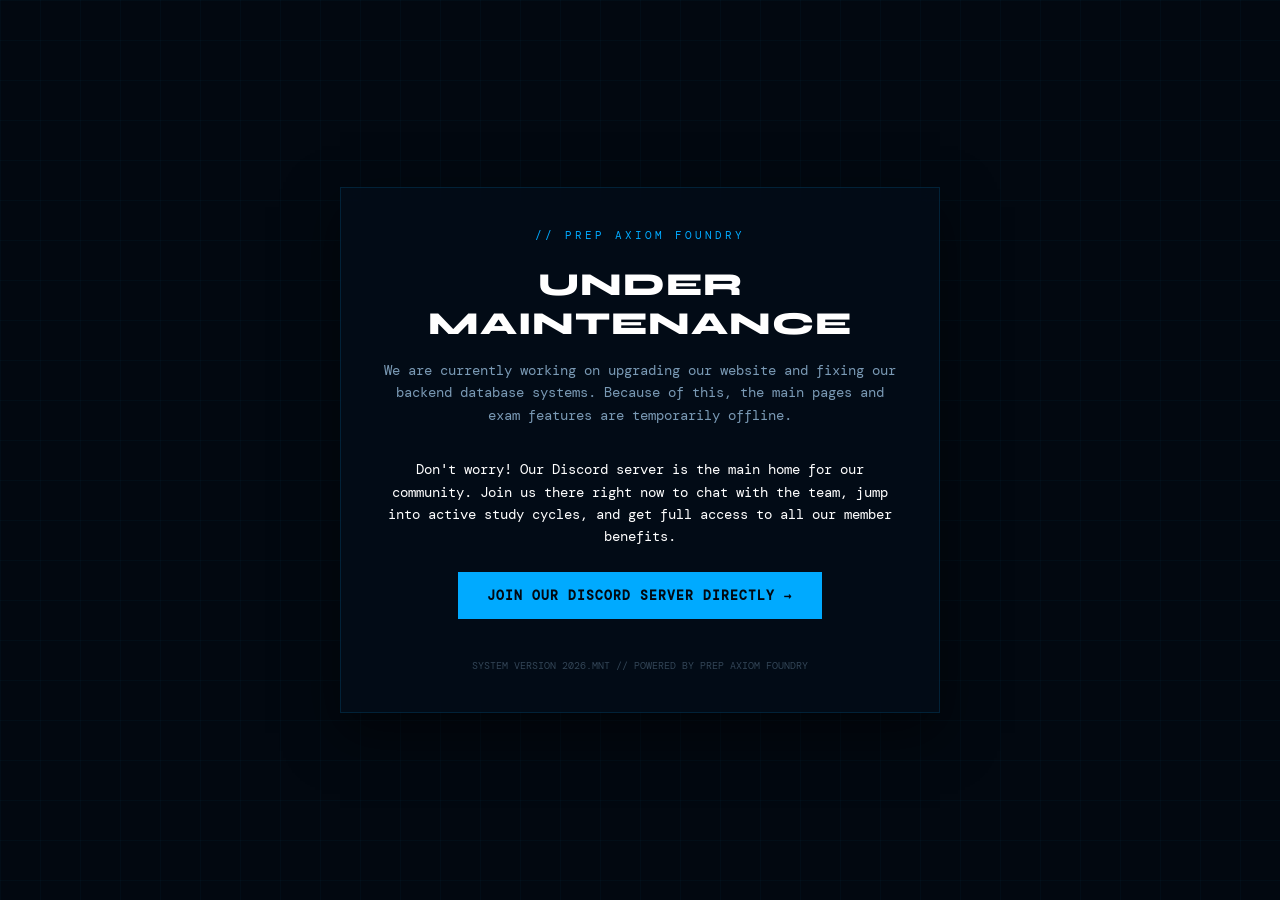
<file: index.html>
<!DOCTYPE html>
<html lang="en">
<head>
  <meta charset="UTF-8"/>
  <meta name="viewport" content="width=device-width, initial-scale=1.0"/>
  <title>Prep Axiom Foundry — Maintenance Mode</title>
  <link href="https://fonts.googleapis.com/css2?family=Syne:wght@700;800&family=DM+Mono:wght@400;500&display=swap" rel="stylesheet"/>
  
  <style>
    :root {
      --bg: #020810;
      --blue: #00aaff;
      --grey: #7a9ab5;
      --white: #ffffff;
    }

    * {
      box-sizing: border-box;
      margin: 0;
      padding: 0;
    }

    body {
      background-color: var(--bg);
      color: var(--white);
      font-family: 'DM Mono', monospace;
      display: flex;
      justify-content: center;
      align-items: center;
      min-height: 100vh;
      overflow: hidden;
      padding: 20px;
    }

    /* Simple background grid pattern */
    body::before {
      content: '';
      position: absolute;
      top: 0; left: 0; width: 100%; height: 100%;
      background-image: 
        linear-gradient(rgba(0, 170, 255, 0.03) 1px, transparent 1px),
        linear-gradient(90deg, rgba(0, 170, 255, 0.03) 1px, transparent 1px);
      background-size: 40px 40px;
      z-index: 1;
    }

    .maintenance-container {
      position: relative;
      z-index: 2;
      max-width: 600px;
      text-align: center;
      padding: 40px;
      border: 1px solid rgba(0, 170, 255, 0.15);
      background: rgba(3, 13, 26, 0.7);
      backdrop-filter: blur(8px);
      box-shadow: 0 20px 50px rgba(0, 0, 0, 0.5);
    }

    .logo-mark {
      font-size: 11px;
      letter-spacing: 3px;
      color: var(--blue);
      text-transform: uppercase;
      margin-bottom: 24px;
    }

    h1 {
      font-family: 'Syne', sans-serif;
      font-size: 32px;
      font-weight: 800;
      text-transform: uppercase;
      letter-spacing: 1px;
      line-height: 1.2;
      margin-bottom: 16px;
      color: var(--white);
    }

    p {
      color: var(--grey);
      font-size: 14px;
      line-height: 1.6;
      margin-bottom: 32px;
    }

    .discord-btn {
      display: inline-block;
      background: var(--blue);
      color: var(--bg);
      text-decoration: none;
      font-family: 'DM Mono', monospace;
      font-size: 13px;
      font-weight: bold;
      text-transform: uppercase;
      letter-spacing: 1px;
      padding: 14px 28px;
      border: 1px solid var(--blue);
      transition: all 0.25s ease;
      cursor: pointer;
    }

    .discord-btn:hover {
      background: transparent;
      color: var(--blue);
      box-shadow: 0 0 15px rgba(0, 170, 255, 0.4);
    }

    .footer-mark {
      margin-top: 40px;
      font-size: 10px;
      color: rgba(122, 154, 181, 0.4);
    }
  </style>
</head>
<body>

  <div class="maintenance-container">
    <div class="logo-mark">// PREP AXIOM FOUNDRY</div>
    <h1>Under Maintenance</h1>
    <p>
      We are currently working on upgrading our website and fixing our backend database systems. 
      Because of this, the main pages and exam features are temporarily offline.
    </p>
    <p style="margin-bottom: 24px; color: var(--white);">
      Don't worry! Our Discord server is the main home for our community. Join us there right now to chat with the team, jump into active study cycles, and get full access to all our member benefits.
    </p>
    <a href="https://discord.gg/U4dCDkdUHw" class="discord-btn" target="_blank">Join Our Discord Server Directly →</a>
    <div class="footer-mark">SYSTEM VERSION 2026.MNT // POWERED BY PREP AXIOM FOUNDRY</div>
  </div>

</body>
</html>
</file>
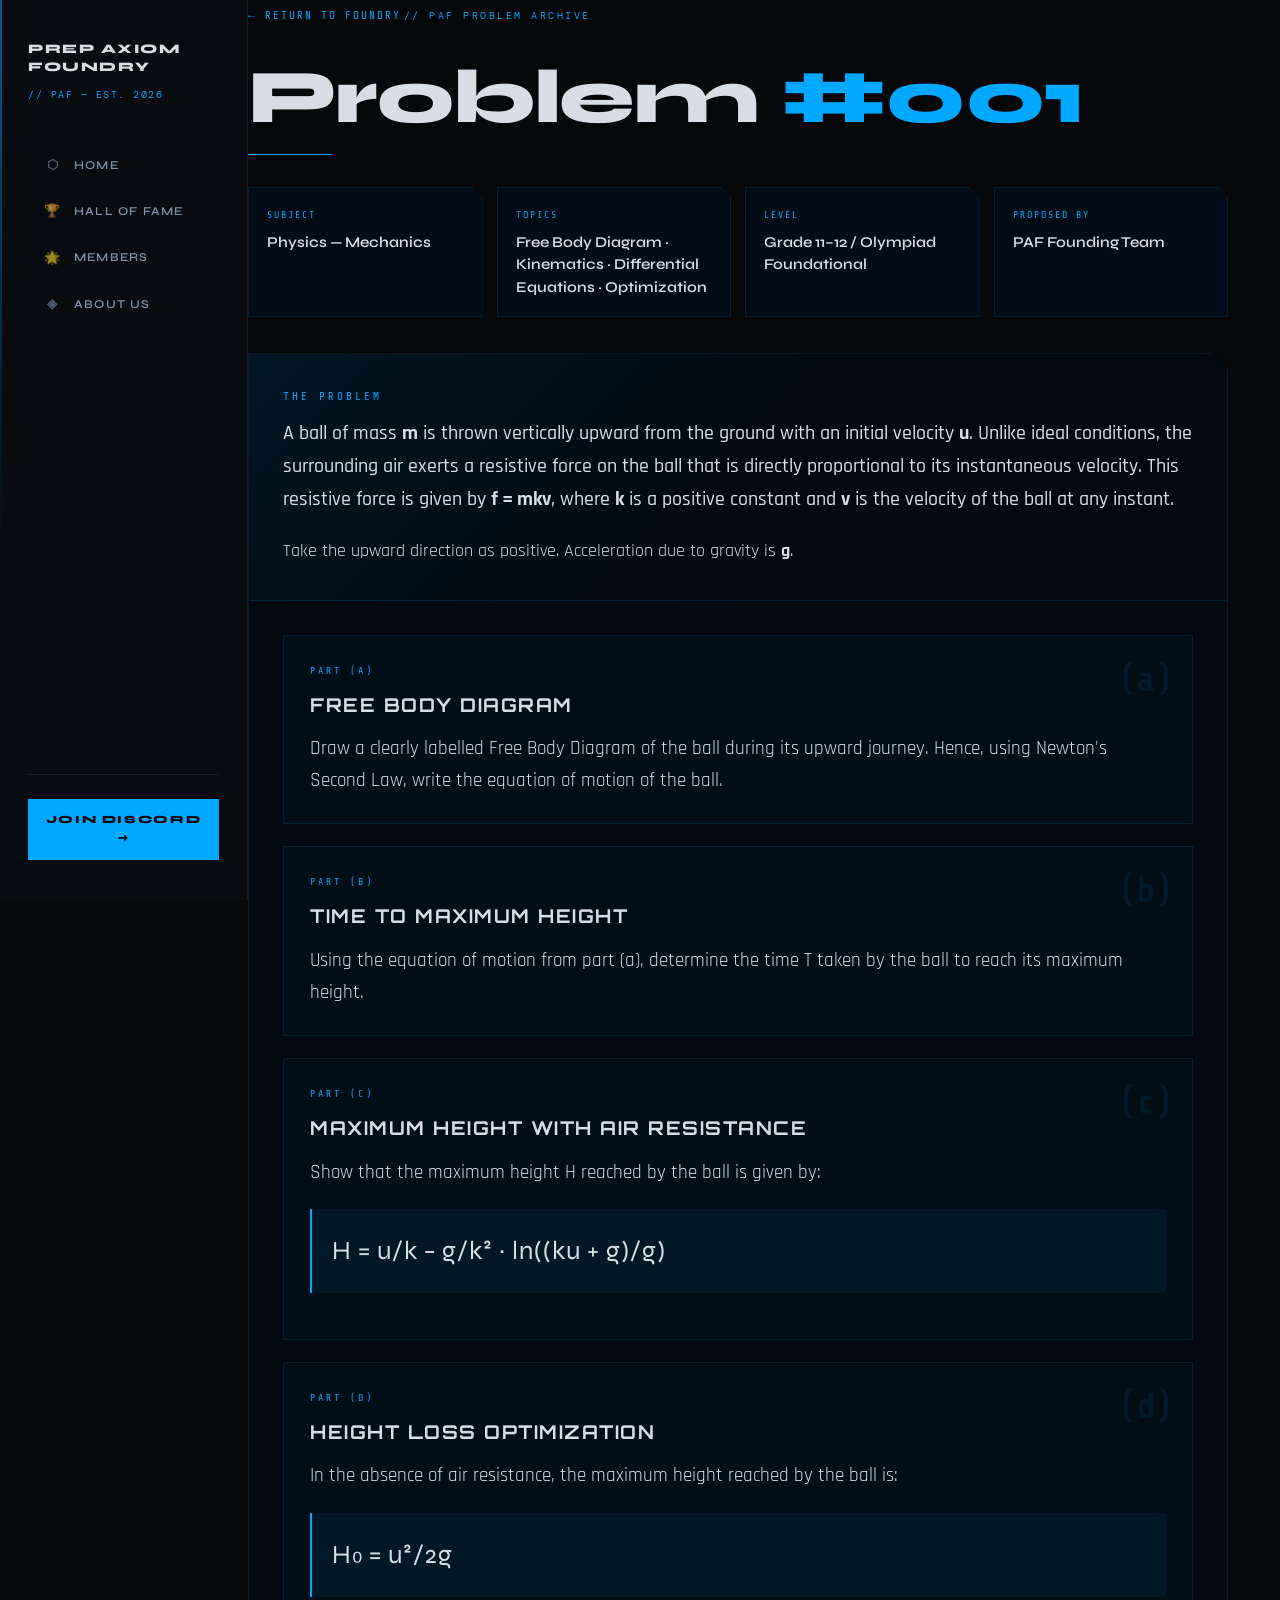
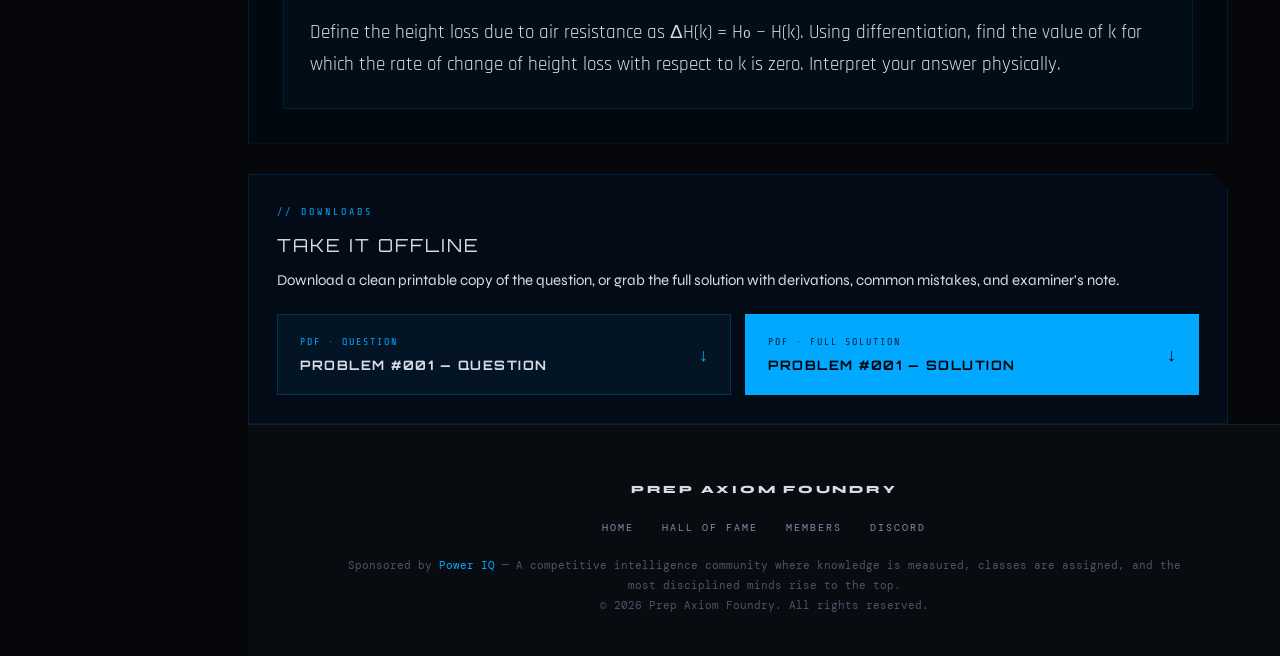
<file: problem-001.html>
<!DOCTYPE html>
<html lang="en">
<head>
  <meta charset="UTF-8"/>
  <meta name="viewport" content="width=device-width, initial-scale=1.0"/>
  <title>Problem #001 — Prep Axiom Foundry</title>
  <link href="https://fonts.googleapis.com/css2?family=Orbitron:wght@400;600;700;900&family=Rajdhani:wght@300;400;500;600&family=Share+Tech+Mono&display=swap" rel="stylesheet"/>
  <link rel="stylesheet" href="styles.css"/>
  <style>
    /* ── PROBLEM PAGE SPECIFIC ── */
    .problem-wrap {
      max-width: 980px;
      position: relative;
    }

    .back-link {
      display: inline-flex;
      align-items: center;
      gap: 10px;
      color: var(--blue);
      font-family: 'Share Tech Mono', monospace;
      font-size: 11px;
      letter-spacing: 2px;
      text-transform: uppercase;
      text-decoration: none;
      margin-bottom: 34px;
      transition: color 0.2s;
    }
    .back-link:hover { color: var(--white); }

    /* Meta grid */
    .meta-grid {
      display: grid;
      grid-template-columns: repeat(4, 1fr);
      gap: 14px;
      margin-bottom: 36px;
    }
    .meta-card {
      background: rgba(3,13,26,0.78);
      border: 1px solid rgba(0,170,255,0.12);
      padding: 18px;
      clip-path: polygon(0 0, calc(100% - 10px) 0, 100% 10px, 100% 100%, 0 100%);
    }
    .meta-label {
      font-family: 'Share Tech Mono', monospace;
      font-size: 10px;
      letter-spacing: 2px;
      color: var(--blue);
      text-transform: uppercase;
      margin-bottom: 8px;
    }
    .meta-value {
      font-size: 15px;
      color: var(--white);
      line-height: 1.5;
      font-weight: 600;
    }

    /* Problem article */
    .problem-article {
      background: rgba(2,8,16,0.92);
      border: 1px solid rgba(0,170,255,0.14);
      box-shadow: 0 30px 80px rgba(0,0,0,0.42);
      clip-path: polygon(0 0, calc(100% - 16px) 0, 100% 16px, 100% 100%, 0 100%);
      overflow: hidden;
      margin-bottom: 30px;
    }

    .problem-statement {
      border-bottom: 1px solid rgba(0,170,255,0.12);
      padding: 34px;
      background: linear-gradient(135deg, rgba(0,170,255,0.09), transparent 48%);
    }
    .problem-statement-label {
      font-family: 'Share Tech Mono', monospace;
      font-size: 11px;
      letter-spacing: 3px;
      color: var(--blue);
      text-transform: uppercase;
      margin-bottom: 10px;
    }
    .problem-text {
      font-size: 20px;
      line-height: 1.65;
      color: var(--white);
      font-family: 'Rajdhani', sans-serif;
      font-weight: 500;
    }
    .problem-text-sub {
      font-size: 18px;
      line-height: 1.65;
      color: var(--grey);
      margin-top: 20px;
      font-family: 'Rajdhani', sans-serif;
    }

    /* Parts */
    .parts-wrap {
      padding: 34px;
      display: flex;
      flex-direction: column;
      gap: 22px;
    }
    .part-card {
      border: 1px solid rgba(0,170,255,0.11);
      background: rgba(0,170,255,0.035);
      padding: 26px;
      position: relative;
      overflow: hidden;
      transition: border-color 0.3s;
    }
    .part-card:hover { border-color: rgba(0,170,255,0.28); }
    .part-ghost {
      position: absolute;
      top: 16px;
      right: 20px;
      font-family: 'Share Tech Mono', monospace;
      font-size: 34px;
      color: rgba(0,170,255,0.09);
      font-weight: bold;
      pointer-events: none;
    }
    .part-label {
      font-family: 'Share Tech Mono', monospace;
      font-size: 10px;
      letter-spacing: 3px;
      color: var(--blue);
      text-transform: uppercase;
      margin-bottom: 10px;
    }
    .part-title {
      font-family: 'Orbitron', sans-serif;
      font-size: 19px;
      letter-spacing: 1.5px;
      text-transform: uppercase;
      color: var(--white);
      margin-bottom: 12px;
    }
    .part-body {
      font-size: 19px;
      line-height: 1.7;
      color: var(--grey);
      max-width: 820px;
      font-family: 'Rajdhani', sans-serif;
    }
    .part-formula {
      margin: 20px 0;
      padding: 20px;
      border-left: 2px solid var(--blue);
      background: rgba(0,170,255,0.07);
      font-size: 26px;
      color: var(--white);
      letter-spacing: 1px;
      overflow-x: auto;
    }
    .part-extra {
      font-size: 19px;
      line-height: 1.7;
      color: var(--grey);
      max-width: 850px;
      font-family: 'Rajdhani', sans-serif;
      margin-top: 14px;
    }

    /* Downloads */
    .downloads-box {
      border: 1px solid rgba(0,170,255,0.14);
      background: rgba(3,13,26,0.78);
      padding: 28px;
      clip-path: polygon(0 0, calc(100% - 16px) 0, 100% 16px, 100% 100%, 0 100%);
    }
    .downloads-label {
      font-family: 'Share Tech Mono', monospace;
      font-size: 10px;
      letter-spacing: 3px;
      color: var(--blue);
      text-transform: uppercase;
      margin-bottom: 10px;
    }
    .downloads-title {
      font-family: 'Orbitron', sans-serif;
      font-size: 18px;
      letter-spacing: 2px;
      text-transform: uppercase;
      color: var(--white);
      margin-bottom: 8px;
    }
    .downloads-desc {
      color: var(--grey);
      line-height: 1.7;
      margin-bottom: 20px;
      font-size: 15px;
    }
    .downloads-grid {
      display: grid;
      grid-template-columns: 1fr 1fr;
      gap: 14px;
    }
    .dl-btn {
      display: flex;
      align-items: center;
      justify-content: space-between;
      gap: 16px;
      padding: 18px 22px;
      text-decoration: none;
      transition: all 0.2s;
    }
    .dl-btn-question {
      background: rgba(0,170,255,0.06);
      border: 1px solid rgba(0,170,255,0.22);
      color: var(--white);
    }
    .dl-btn-question:hover {
      background: rgba(0,170,255,0.14);
      border-color: rgba(0,170,255,0.5);
      transform: translateY(-2px);
    }
    .dl-btn-solution {
      background: var(--blue);
      border: 1px solid var(--blue);
      color: #020408;
    }
    .dl-btn-solution:hover {
      background: #fff;
      box-shadow: 0 0 24px var(--blue);
      transform: translateY(-2px);
    }
    .dl-sub {
      font-family: 'Share Tech Mono', monospace;
      font-size: 10px;
      letter-spacing: 2px;
      text-transform: uppercase;
      margin-bottom: 4px;
      color: var(--blue);
    }
    .dl-btn-solution .dl-sub { color: #020408; opacity: 0.8; }
    .dl-name {
      font-family: 'Orbitron', sans-serif;
      font-size: 13px;
      letter-spacing: 1.5px;
      text-transform: uppercase;
      color: var(--white);
      font-weight: 700;
    }
    .dl-btn-solution .dl-name { color: #020408; }
    .dl-arrow {
      font-family: 'Orbitron', sans-serif;
      font-size: 18px;
      color: var(--blue);
    }
    .dl-btn-solution .dl-arrow { color: #020408; }

    /* Responsive */
    @media (max-width: 900px) {
      .meta-grid { grid-template-columns: 1fr 1fr; }
      .problem-statement { padding: 22px; }
      .parts-wrap { padding: 22px; }
      .problem-text { font-size: 17px; }
      .part-title { font-size: 16px; }
      .part-body, .part-extra { font-size: 16px; }
      .part-formula { font-size: 20px; }
      .downloads-grid { grid-template-columns: 1fr; }
    }
    @media (max-width: 600px) {
      .meta-grid { grid-template-columns: 1fr; }
    }
  </style>
</head>
<body>
<div id="particles"></div>

<aside id="sidebar">
  <div class="logo-wrap">
    <div class="logo-text">PREP AXIOM<br>FOUNDRY</div>
    <div class="logo-sub">// PAF — EST. 2026</div>
  </div>
  <nav>
    <a href="index.html"><span class="nav-icon">⬡</span>Home</a>
    <a href="index.html#halloffame"><span class="nav-icon">🏆</span>Hall of Fame</a>
    <a href="members.html"><span class="nav-icon">🌟</span>Members</a>
    <a href="index.html#about"><span class="nav-icon">◈</span>About us</a>
  </nav>
  <div class="sidebar-footer">
    <a href="https://discord.gg/U4dCDkdUHw" class="discord-btn" target="_blank">Join Discord →</a>
  </div>
</aside>

<button id="hamburger" aria-label="Menu"><span></span><span></span><span></span></button>

<main id="main">
  <div class="page-wrap">
    <div class="problem-wrap reveal">

      <!-- BACK -->
      <a href="index.html#halloffame" class="back-link">← Return To Foundry</a>

      <!-- TITLE -->
      <div class="section-label">// PAF Problem Archive</div>
      <h1 class="section-title" style="font-size: clamp(34px,6vw,76px); margin-bottom: 18px;">
        Problem <span class="accent">#001</span>
      </h1>
      <div class="section-divider" style="width:84px; margin-bottom:32px;"></div>

      <!-- META -->
      <div class="meta-grid reveal">
        <div class="meta-card">
          <div class="meta-label">Subject</div>
          <div class="meta-value">Physics — Mechanics</div>
        </div>
        <div class="meta-card">
          <div class="meta-label">Topics</div>
          <div class="meta-value">Free Body Diagram · Kinematics · Differential Equations · Optimization</div>
        </div>
        <div class="meta-card">
          <div class="meta-label">Level</div>
          <div class="meta-value">Grade 11–12 / Olympiad Foundational</div>
        </div>
        <div class="meta-card">
          <div class="meta-label">Proposed By</div>
          <div class="meta-value">PAF Founding Team</div>
        </div>
      </div>

      <!-- PROBLEM ARTICLE -->
      <article class="problem-article reveal">

        <!-- Statement -->
        <div class="problem-statement">
          <div class="problem-statement-label">The Problem</div>
          <p class="problem-text">
            A ball of mass <strong>m</strong> is thrown vertically upward from the ground with an
            initial velocity <strong>u</strong>. Unlike ideal conditions, the surrounding air exerts
            a resistive force on the ball that is directly proportional to its instantaneous
            velocity. This resistive force is given by <strong>f = mkv</strong>, where <strong>k</strong>
            is a positive constant and <strong>v</strong> is the velocity of the ball at any instant.
          </p>
          <p class="problem-text-sub">
            Take the upward direction as positive. Acceleration due to gravity is <strong style="color:var(--white)">g</strong>.
          </p>
        </div>

        <!-- Parts -->
        <div class="parts-wrap">

          <!-- Part (a) -->
          <div class="part-card">
            <div class="part-ghost">(a)</div>
            <div class="part-label">Part (a)</div>
            <h2 class="part-title">Free Body Diagram</h2>
            <p class="part-body">
              Draw a clearly labelled Free Body Diagram of the ball during its upward journey.
              Hence, using Newton's Second Law, write the equation of motion of the ball.
            </p>
          </div>

          <!-- Part (b) -->
          <div class="part-card">
            <div class="part-ghost">(b)</div>
            <div class="part-label">Part (b)</div>
            <h2 class="part-title">Time To Maximum Height</h2>
            <p class="part-body">
              Using the equation of motion from part (a), determine the time T taken by
              the ball to reach its maximum height.
            </p>
          </div>

          <!-- Part (c) -->
          <div class="part-card">
            <div class="part-ghost">(c)</div>
            <div class="part-label">Part (c)</div>
            <h2 class="part-title">Maximum Height With Air Resistance</h2>
            <p class="part-body">Show that the maximum height H reached by the ball is given by:</p>
            <div class="part-formula">H = u/k &minus; g/k&sup2; &middot; ln((ku + g)/g)</div>
          </div>

          <!-- Part (d) -->
          <div class="part-card">
            <div class="part-ghost">(d)</div>
            <div class="part-label">Part (d)</div>
            <h2 class="part-title">Height Loss Optimization</h2>
            <p class="part-body">In the absence of air resistance, the maximum height reached by the ball is:</p>
            <div class="part-formula">H&#8320; = u&sup2;/2g</div>
            <p class="part-extra">
              Define the height loss due to air resistance as &Delta;H(k) = H&#8320; &minus; H(k).
              Using differentiation, find the value of k for which the rate of change of height
              loss with respect to k is zero. Interpret your answer physically.
            </p>
          </div>

        </div>
      </article>

      <!-- DOWNLOADS -->
      <div class="downloads-box reveal">
        <div class="downloads-label">// Downloads</div>
        <div class="downloads-title">Take It Offline</div>
        <p class="downloads-desc">
          Download a clean printable copy of the question, or grab the full solution
          with derivations, common mistakes, and examiner's note.
        </p>
        <div class="downloads-grid">
          <a href="downloads/paf-problem-001-question.pdf" download class="dl-btn dl-btn-question">
            <div>
              <div class="dl-sub">PDF · Question</div>
              <div class="dl-name">Problem #001 — Question</div>
            </div>
            <span class="dl-arrow">↓</span>
          </a>
          <a href="downloads/paf-problem-001-solution.pdf" download class="dl-btn dl-btn-solution">
            <div>
              <div class="dl-sub">PDF · Full Solution</div>
              <div class="dl-name">Problem #001 — Solution</div>
            </div>
            <span class="dl-arrow">↓</span>
          </a>
        </div>
      </div>

    </div><!-- /problem-wrap -->
  </div><!-- /page-wrap -->
</main>

<footer id="footer">
  <div class="footer-inner">
    <div class="footer-logo">Prep Axiom Foundry</div>
    <div class="footer-links">
      <a href="index.html">Home</a>
      <a href="index.html#halloffame">Hall of Fame</a>
      <a href="members.html">Members</a>
      <a href="https://discord.gg/U4dCDkdUHw" target="_blank">Discord</a>
    </div>
    <div class="footer-copy">
      Sponsored by <a href="https://poweriq.agency/" target="_blank" style="color:var(--blue); text-decoration:none;">Power IQ</a> — A competitive intelligence community where knowledge is measured, classes are assigned, and the most disciplined minds rise to the top.
      <br>
      © 2026 Prep Axiom Foundry. All rights reserved.
    </div>
  </div>
</footer>

<script src="script.js"></script>
</body>
</html>
</file>
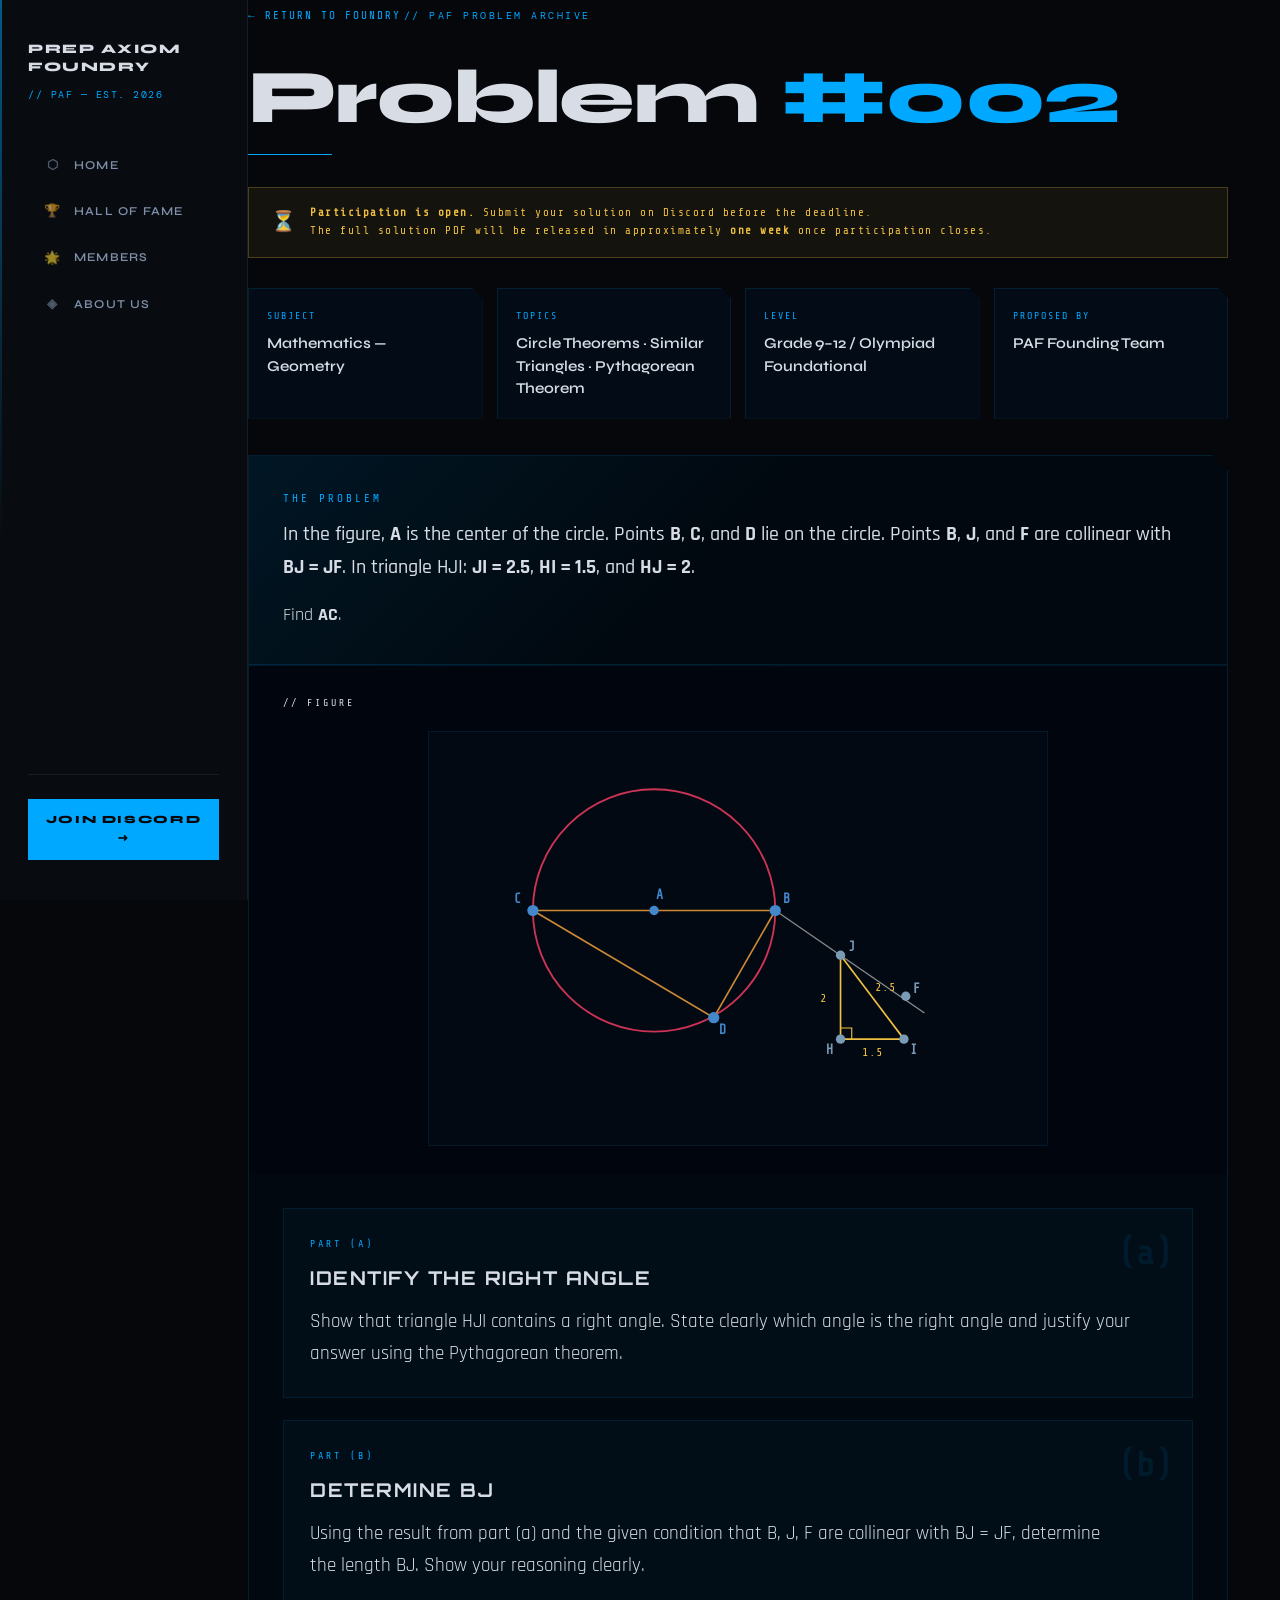
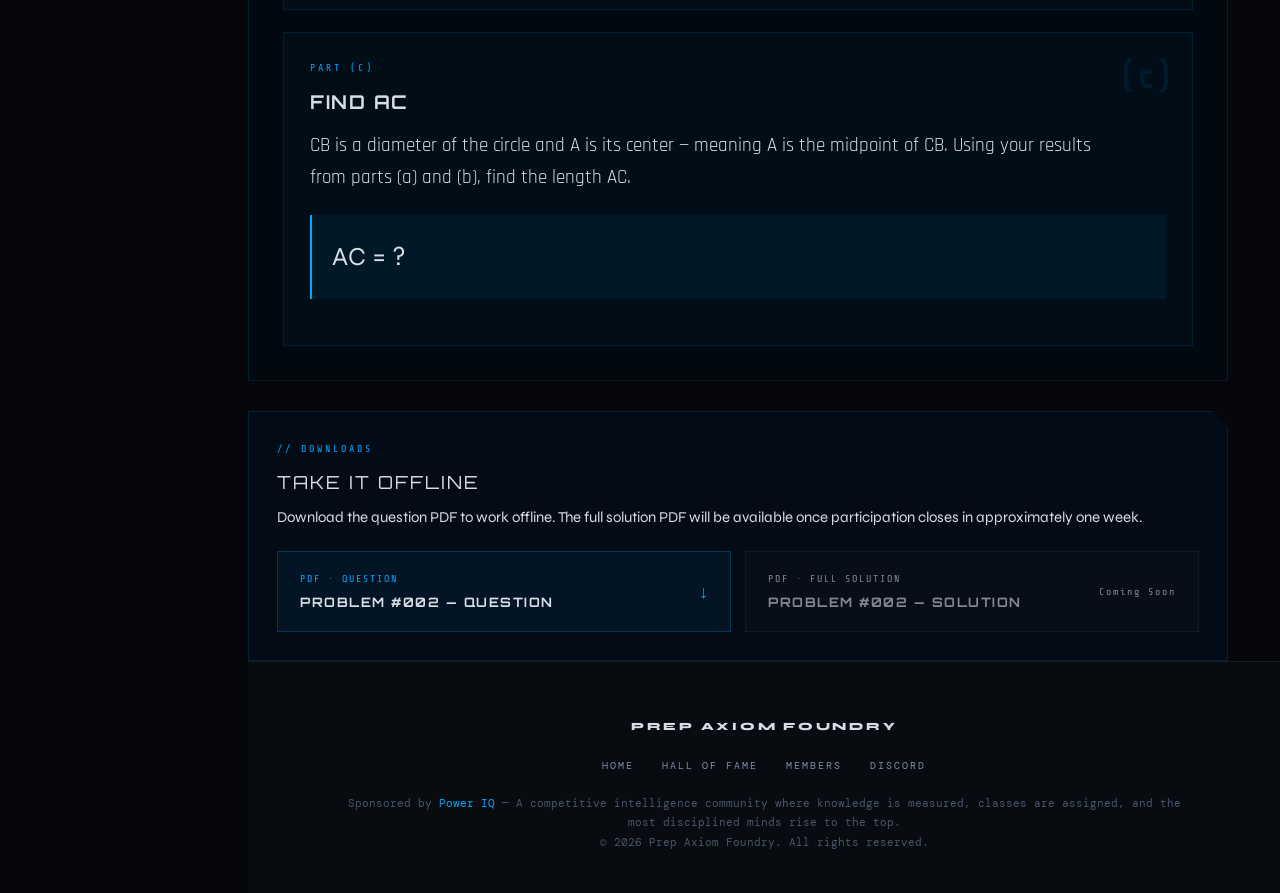
<file: problem-002.html>
<!DOCTYPE html>
<html lang="en">
<head>
  <meta charset="UTF-8"/>
  <meta name="viewport" content="width=device-width, initial-scale=1.0"/>
  <title>Problem #002 — Prep Axiom Foundry</title>
  <meta name="description" content="PAF Problem #002 — Mathematics Geometry. Find AC given circle properties and triangle measurements."/>
  <meta property="og:title" content="Problem #002 — Prep Axiom Foundry"/>
  <meta property="og:url" content="https://prepaxiomfoundry.in/problem-002.html"/>
  <link href="https://fonts.googleapis.com/css2?family=Orbitron:wght@400;600;700;900&family=Rajdhani:wght@300;400;500;600&family=Share+Tech+Mono&display=swap" rel="stylesheet"/>
  <link rel="stylesheet" href="styles.css"/>
  <style>
    .problem-wrap { max-width: 980px; position: relative; }
    .back-link { display: inline-flex; align-items: center; gap: 10px; color: var(--blue); font-family: 'Share Tech Mono', monospace; font-size: 11px; letter-spacing: 2px; text-transform: uppercase; text-decoration: none; margin-bottom: 34px; transition: color 0.2s; }
    .back-link:hover { color: var(--white); }
    .meta-grid { display: grid; grid-template-columns: repeat(4, 1fr); gap: 14px; margin-bottom: 36px; }
    .meta-card { background: rgba(3,13,26,0.78); border: 1px solid rgba(0,170,255,0.12); padding: 18px; clip-path: polygon(0 0, calc(100% - 10px) 0, 100% 10px, 100% 100%, 0 100%); }
    .meta-label { font-family: 'Share Tech Mono', monospace; font-size: 10px; letter-spacing: 2px; color: var(--blue); text-transform: uppercase; margin-bottom: 8px; }
    .meta-value { font-size: 15px; color: var(--white); line-height: 1.5; font-weight: 600; }
    .problem-article { background: rgba(2,8,16,0.92); border: 1px solid rgba(0,170,255,0.14); box-shadow: 0 30px 80px rgba(0,0,0,0.42); clip-path: polygon(0 0, calc(100% - 16px) 0, 100% 16px, 100% 100%, 0 100%); overflow: hidden; margin-bottom: 30px; }
    .problem-statement { border-bottom: 1px solid rgba(0,170,255,0.12); padding: 34px; background: linear-gradient(135deg, rgba(0,170,255,0.09), transparent 48%); }
    .problem-statement-label { font-family: 'Share Tech Mono', monospace; font-size: 11px; letter-spacing: 3px; color: var(--blue); text-transform: uppercase; margin-bottom: 10px; }
    .problem-text { font-size: 20px; line-height: 1.65; color: var(--white); font-family: 'Rajdhani', sans-serif; font-weight: 500; }
    .problem-text-sub { font-size: 18px; line-height: 1.65; color: var(--grey); margin-top: 16px; font-family: 'Rajdhani', sans-serif; }

    /* ── FIGURE BOX ── */
    .figure-box {
      border-top: 1px solid rgba(0,170,255,0.1);
      padding: 28px 34px;
      background: rgba(2,6,14,0.6);
      display: flex;
      flex-direction: column;
      align-items: center;
    }
    .figure-label {
      font-family: 'Share Tech Mono', monospace;
      font-size: 10px;
      letter-spacing: 3px;
      color: var(--grey);
      text-transform: uppercase;
      margin-bottom: 20px;
      align-self: flex-start;
    }
    .figure-svg-wrap {
      width: 100%;
      max-width: 620px;
      background: rgba(3,10,20,0.8);
      border: 1px solid rgba(0,170,255,0.1);
      padding: 20px;
    }
    .figure-svg-wrap svg {
      width: 100%;
      height: auto;
      display: block;
    }

    .parts-wrap { padding: 34px; display: flex; flex-direction: column; gap: 22px; }
    .part-card { border: 1px solid rgba(0,170,255,0.11); background: rgba(0,170,255,0.035); padding: 26px; position: relative; overflow: hidden; transition: border-color 0.3s; }
    .part-card:hover { border-color: rgba(0,170,255,0.28); }
    .part-ghost { position: absolute; top: 16px; right: 20px; font-family: 'Share Tech Mono', monospace; font-size: 34px; color: rgba(0,170,255,0.09); font-weight: bold; pointer-events: none; }
    .part-label { font-family: 'Share Tech Mono', monospace; font-size: 10px; letter-spacing: 3px; color: var(--blue); text-transform: uppercase; margin-bottom: 10px; }
    .part-title { font-family: 'Orbitron', sans-serif; font-size: 19px; letter-spacing: 1.5px; text-transform: uppercase; color: var(--white); margin-bottom: 12px; }
    .part-body { font-size: 19px; line-height: 1.7; color: var(--grey); max-width: 820px; font-family: 'Rajdhani', sans-serif; }
    .part-formula { margin: 20px 0; padding: 20px; border-left: 2px solid var(--blue); background: rgba(0,170,255,0.07); font-size: 26px; color: var(--white); letter-spacing: 1px; overflow-x: auto; }

    .downloads-box { border: 1px solid rgba(0,170,255,0.14); background: rgba(3,13,26,0.78); padding: 28px; clip-path: polygon(0 0, calc(100% - 16px) 0, 100% 16px, 100% 100%, 0 100%); }
    .downloads-label { font-family: 'Share Tech Mono', monospace; font-size: 10px; letter-spacing: 3px; color: var(--blue); text-transform: uppercase; margin-bottom: 10px; }
    .downloads-title { font-family: 'Orbitron', sans-serif; font-size: 18px; letter-spacing: 2px; text-transform: uppercase; color: var(--white); margin-bottom: 8px; }
    .downloads-desc { color: var(--grey); line-height: 1.7; margin-bottom: 20px; font-size: 15px; }
    .downloads-grid { display: grid; grid-template-columns: 1fr 1fr; gap: 14px; }
    .dl-btn { display: flex; align-items: center; justify-content: space-between; gap: 16px; padding: 18px 22px; text-decoration: none; transition: all 0.2s; }
    .dl-btn-question { background: rgba(0,170,255,0.06); border: 1px solid rgba(0,170,255,0.22); color: var(--white); }
    .dl-btn-question:hover { background: rgba(0,170,255,0.14); border-color: rgba(0,170,255,0.5); transform: translateY(-2px); }
    .dl-btn-soon { background: rgba(122,154,181,0.04); border: 1px solid rgba(122,154,181,0.15); cursor: not-allowed; opacity: 0.6; }
    .dl-sub { font-family: 'Share Tech Mono', monospace; font-size: 10px; letter-spacing: 2px; text-transform: uppercase; margin-bottom: 4px; color: var(--blue); }
    .dl-btn-soon .dl-sub { color: var(--grey); }
    .dl-name { font-family: 'Orbitron', sans-serif; font-size: 13px; letter-spacing: 1.5px; text-transform: uppercase; color: var(--white); font-weight: 700; }
    .dl-btn-soon .dl-name { color: var(--grey); }
    .dl-arrow { font-family: 'Orbitron', sans-serif; font-size: 18px; color: var(--blue); }
    .dl-btn-soon .dl-arrow { font-family: 'Share Tech Mono', monospace; font-size: 10px; letter-spacing: 2px; color: var(--grey); }

    .participation-banner { margin-bottom: 30px; padding: 16px 22px; background: rgba(240,192,64,0.06); border: 1px solid rgba(240,192,64,0.25); display: flex; align-items: center; gap: 14px; }
    .participation-banner-icon { font-size: 20px; flex-shrink: 0; }
    .participation-banner-text { font-family: 'Share Tech Mono', monospace; font-size: 11px; letter-spacing: 1.5px; color: #f0c040; line-height: 1.7; }
    .participation-banner-text strong { color: var(--white); }

    @media (max-width: 900px) {
      .meta-grid { grid-template-columns: 1fr 1fr; }
      .problem-statement { padding: 22px; }
      .figure-box { padding: 20px; }
      .parts-wrap { padding: 22px; }
      .problem-text { font-size: 17px; }
      .part-title { font-size: 16px; }
      .part-body { font-size: 16px; }
      .downloads-grid { grid-template-columns: 1fr; }
    }
    @media (max-width: 600px) { .meta-grid { grid-template-columns: 1fr; } }
  </style>
</head>
<body>
<div id="particles"></div>

<aside id="sidebar">
  <div class="logo-wrap">
    <div class="logo-text">PREP AXIOM<br>FOUNDRY</div>
    <div class="logo-sub">// PAF — EST. 2026</div>
  </div>
  <nav>
    <a href="index.html"><span class="nav-icon">⬡</span>Home</a>
    <a href="index.html#halloffame"><span class="nav-icon">🏆</span>Hall of Fame</a>
    <a href="members.html"><span class="nav-icon">🌟</span>Members</a>
    <a href="index.html#about"><span class="nav-icon">◈</span>About us</a>
  </nav>
  <div class="sidebar-footer">
    <a href="https://discord.gg/U4dCDkdUHw" class="discord-btn" target="_blank">Join Discord →</a>
  </div>
</aside>

<button id="hamburger" aria-label="Menu"><span></span><span></span><span></span></button>

<main id="main">
  <div class="page-wrap">
    <div class="problem-wrap reveal">

      <a href="index.html#halloffame" class="back-link">← Return To Foundry</a>

      <div class="section-label">// PAF Problem Archive</div>
      <h1 class="section-title" style="font-size:clamp(34px,6vw,76px); margin-bottom:18px;">
        Problem <span class="accent">#002</span>
      </h1>
      <div class="section-divider" style="width:84px; margin-bottom:32px;"></div>

      <!-- PARTICIPATION BANNER -->
      <div class="participation-banner reveal">
        <div class="participation-banner-icon">⏳</div>
        <div class="participation-banner-text">
          <strong>Participation is open.</strong> Submit your solution on Discord before the deadline.<br>
          The full solution PDF will be released in approximately <strong>one week</strong> once participation closes.
        </div>
      </div>

      <!-- META -->
      <div class="meta-grid reveal">
        <div class="meta-card"><div class="meta-label">Subject</div><div class="meta-value">Mathematics — Geometry</div></div>
        <div class="meta-card"><div class="meta-label">Topics</div><div class="meta-value">Circle Theorems · Similar Triangles · Pythagorean Theorem</div></div>
        <div class="meta-card"><div class="meta-label">Level</div><div class="meta-value">Grade 9–12 / Olympiad Foundational</div></div>
        <div class="meta-card"><div class="meta-label">Proposed By</div><div class="meta-value">PAF Founding Team</div></div>
      </div>

      <!-- PROBLEM ARTICLE -->
      <article class="problem-article reveal">

        <!-- Statement -->
        <div class="problem-statement">
          <div class="problem-statement-label">The Problem</div>
          <p class="problem-text">
            In the figure, <strong>A</strong> is the center of the circle. Points <strong>B</strong>, <strong>C</strong>, and <strong>D</strong> lie on the circle.
            Points <strong>B</strong>, <strong>J</strong>, and <strong>F</strong> are collinear with <strong>BJ = JF</strong>.
            In triangle HJI: <strong>JI = 2.5</strong>, <strong>HI = 1.5</strong>, and <strong>HJ = 2</strong>.
          </p>
          <p class="problem-text-sub">Find <strong style="color:var(--white)">AC</strong>.</p>
        </div>

        <!-- ── FIGURE ── -->
        <div class="figure-box">
          <div class="figure-label">// Figure</div>
          <div class="figure-svg-wrap">
            <!--
              SVG DIAGRAM — matches the original figure:
              Circle with center A (midpoint of diameter CB)
              C on left, B on right of diameter
              D on bottom of circle
              Chords: CB (diameter), CD, BD
              Line B-J-F going down-right from B (BJ=JF)
              Triangle HJI below J with right angle at H
              Measurements: JI=2.5, HI=1.5, HJ=2
            -->
            <svg viewBox="0 0 620 400" xmlns="http://www.w3.org/2000/svg" font-family="'Share Tech Mono', monospace">

              <!-- ── CIRCLE ── -->
              <!-- Center A at (220, 170), radius 130 -->
              <!-- C at left: (90, 170) -->
              <!-- B at right: (350, 170) -->
              <!-- D at bottom-right: approx 300 degrees from right = (220+130cos(-65), 170+130sin(-65)) = (275, 52) ... let's use (285, 288) -->
              <circle cx="220" cy="170" r="130" fill="none" stroke="#cc3355" stroke-width="2"/>

              <!-- ── CHORDS (orange) ── -->
              <!-- CB = diameter -->
              <line x1="90" y1="170" x2="350" y2="170" stroke="#cc8833" stroke-width="1.8"/>
              <!-- CD -->
              <line x1="90" y1="170" x2="284" y2="285" stroke="#cc8833" stroke-width="1.8"/>
              <!-- BD -->
              <line x1="350" y1="170" x2="284" y2="285" stroke="#cc8833" stroke-width="1.8"/>

              <!-- ── LINE B-J-F (grey) ── -->
              <!-- J at (420, 218), F at (490, 266) — going down-right from B(350,170) -->
              <line x1="350" y1="170" x2="510" y2="280" stroke="#888888" stroke-width="1.5"/>

              <!-- ── TRIANGLE HJI (gold) ── -->
              <!-- J=(420,218), H=(390,308), I=(480,308) -->
              <!-- HJ=2, HI=1.5, JI=2.5, right angle at H -->
              <!-- Scale: 1 unit = 45px so HJ=90px, HI=67px, JI=112px -->
              <!-- J=(420,218), H=(420,308) [directly below J], I=(488,308) [right of H] -->
              <line x1="420" y1="218" x2="420" y2="308" stroke="#f0c040" stroke-width="1.8"/>
              <line x1="420" y1="308" x2="488" y2="308" stroke="#f0c040" stroke-width="1.8"/>
              <line x1="488" y1="308" x2="420" y2="218" stroke="#f0c040" stroke-width="1.8"/>

              <!-- Right angle mark at H -->
              <polyline points="420,296 432,296 432,308" fill="none" stroke="#f0c040" stroke-width="1.2"/>

              <!-- ── DIMENSION LABELS ── -->
              <!-- HJ label (left side of vertical) -->
              <text x="402" y="268" fill="#f0c040" font-size="13" text-anchor="middle">2</text>
              <!-- HI label (bottom, horizontal) -->
              <text x="454" y="326" fill="#f0c040" font-size="13" text-anchor="middle">1.5</text>
              <!-- JI label (hypotenuse) -->
              <text x="468" y="256" fill="#f0c040" font-size="13" text-anchor="middle">2.5</text>

              <!-- ── DOTS — circle points (blue) ── -->
              <!-- B -->
              <circle cx="350" cy="170" r="6" fill="#4488cc"/>
              <text x="358" y="162" fill="#4488cc" font-size="14" font-weight="bold">B</text>
              <!-- C -->
              <circle cx="90" cy="170" r="6" fill="#4488cc"/>
              <text x="70" y="162" fill="#4488cc" font-size="14" font-weight="bold">C</text>
              <!-- D -->
              <circle cx="284" cy="285" r="6" fill="#4488cc"/>
              <text x="290" y="302" fill="#4488cc" font-size="14" font-weight="bold">D</text>
              <!-- A — center, midpoint of CB -->
              <circle cx="220" cy="170" r="5" fill="#4488cc"/>
              <text x="222" y="158" fill="#4488cc" font-size="14" font-weight="bold">A</text>

              <!-- ── DOTS — outside points (grey) ── -->
              <!-- J -->
              <circle cx="420" cy="218" r="5" fill="#7a9ab5"/>
              <text x="428" y="214" fill="#7a9ab5" font-size="14" font-weight="bold">J</text>
              <!-- F -->
              <circle cx="490" cy="262" r="5" fill="#7a9ab5"/>
              <text x="498" y="258" fill="#7a9ab5" font-size="14" font-weight="bold">F</text>
              <!-- H -->
              <circle cx="420" cy="308" r="5" fill="#7a9ab5"/>
              <text x="404" y="324" fill="#7a9ab5" font-size="14" font-weight="bold">H</text>
              <!-- I -->
              <circle cx="488" cy="308" r="5" fill="#7a9ab5"/>
              <text x="494" y="324" fill="#7a9ab5" font-size="14" font-weight="bold">I</text>

            </svg>
          </div>
        </div>

        <!-- Parts -->
        <div class="parts-wrap">

          <div class="part-card">
            <div class="part-ghost">(a)</div>
            <div class="part-label">Part (a)</div>
            <h2 class="part-title">Identify the Right Angle</h2>
            <p class="part-body">
              Show that triangle HJI contains a right angle. State clearly which angle is the right angle
              and justify your answer using the Pythagorean theorem.
            </p>
          </div>

          <div class="part-card">
            <div class="part-ghost">(b)</div>
            <div class="part-label">Part (b)</div>
            <h2 class="part-title">Determine BJ</h2>
            <p class="part-body">
              Using the result from part (a) and the given condition that B, J, F are collinear with BJ = JF,
              determine the length BJ. Show your reasoning clearly.
            </p>
          </div>

          <div class="part-card">
            <div class="part-ghost">(c)</div>
            <div class="part-label">Part (c)</div>
            <h2 class="part-title">Find AC</h2>
            <p class="part-body">
              CB is a diameter of the circle and A is its center — meaning A is the midpoint of CB.
              Using your results from parts (a) and (b), find the length AC.
            </p>
            <div class="part-formula">AC = ?</div>
          </div>

        </div>
      </article>

      <!-- DOWNLOADS -->
      <div class="downloads-box reveal">
        <div class="downloads-label">// Downloads</div>
        <div class="downloads-title">Take It Offline</div>
        <p class="downloads-desc">
          Download the question PDF to work offline. The full solution PDF will be available once participation closes in approximately one week.
        </p>
        <div class="downloads-grid">
          <a href="downloads/paf-problem-002-question.pdf" download class="dl-btn dl-btn-question">
            <div>
              <div class="dl-sub">PDF · Question</div>
              <div class="dl-name">Problem #002 — Question</div>
            </div>
            <span class="dl-arrow">↓</span>
          </a>
          <div class="dl-btn dl-btn-soon">
            <div>
              <div class="dl-sub">PDF · Full Solution</div>
              <div class="dl-name">Problem #002 — Solution</div>
            </div>
            <span class="dl-arrow">Coming Soon</span>
          </div>
        </div>
      </div>

    </div>
  </div>
</main>

<footer id="footer">
  <div class="footer-inner">
    <div class="footer-logo">Prep Axiom Foundry</div>
    <div class="footer-links">
      <a href="index.html">Home</a>
      <a href="index.html#halloffame">Hall of Fame</a>
      <a href="members.html">Members</a>
      <a href="https://discord.gg/U4dCDkdUHw" target="_blank">Discord</a>
    </div>
    <div class="footer-copy">
      Sponsored by <a href="https://poweriq.agency/" target="_blank" style="color:var(--blue); text-decoration:none;">Power IQ</a> — A competitive intelligence community where knowledge is measured, classes are assigned, and the most disciplined minds rise to the top.
      <br>
      © 2026 Prep Axiom Foundry. All rights reserved.
    </div>
  </div>
</footer>

<script src="script.js"></script>
</body>
</html>
</file>
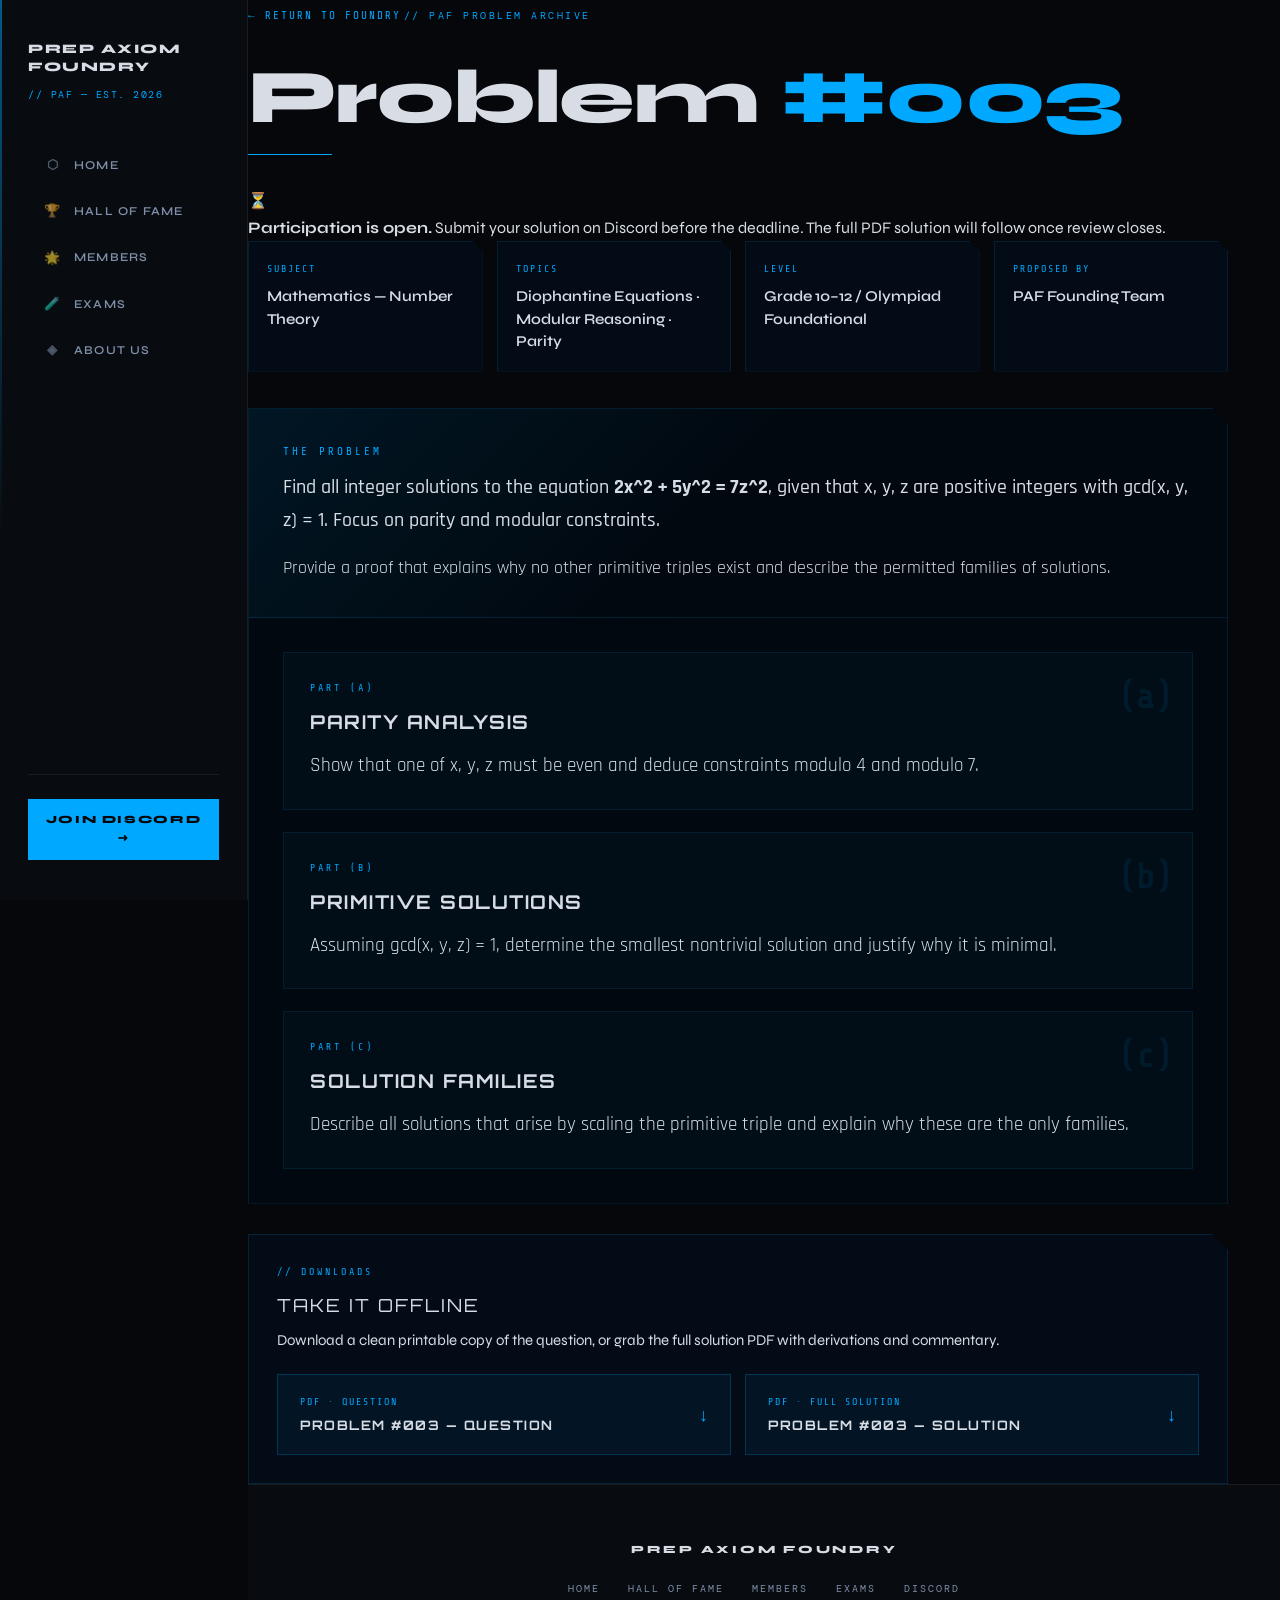
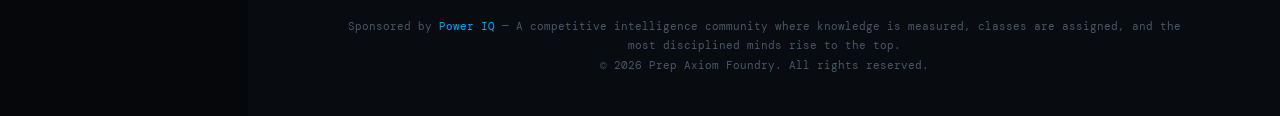
<file: problem-003.html>
<!DOCTYPE html>
<html lang="en">
<head>
  <meta charset="UTF-8"/>
  <meta name="viewport" content="width=device-width, initial-scale=1.0"/>
  <title>Problem #003 — Prep Axiom Foundry</title>
  <meta name="description" content="PAF Problem #003 — Mathematics and logic. Practice modular reasoning, algebraic manipulation, and proof structure."/>
  <link href="https://fonts.googleapis.com/css2?family=Orbitron:wght@400;600;700;900&family=Rajdhani:wght@300;400;500;600&family=Share+Tech+Mono&display=swap" rel="stylesheet"/>
  <link rel="stylesheet" href="styles.css"/>
  <style>
    .problem-wrap { max-width: 980px; position: relative; }
    .back-link { display: inline-flex; align-items: center; gap: 10px; color: var(--blue); font-family: 'Share Tech Mono', monospace; font-size: 11px; letter-spacing: 2px; text-transform: uppercase; text-decoration: none; margin-bottom: 34px; transition: color 0.2s; }
    .back-link:hover { color: var(--white); }
    .meta-grid { display: grid; grid-template-columns: repeat(4, 1fr); gap: 14px; margin-bottom: 36px; }
    .meta-card { background: rgba(3,13,26,0.78); border: 1px solid rgba(0,170,255,0.12); padding: 18px; clip-path: polygon(0 0, calc(100% - 10px) 0, 100% 10px, 100% 100%, 0 100%); }
    .meta-label { font-family: 'Share Tech Mono', monospace; font-size: 10px; letter-spacing: 2px; color: var(--blue); text-transform: uppercase; margin-bottom: 8px; }
    .meta-value { font-size: 15px; color: var(--white); line-height: 1.5; font-weight: 600; }
    .problem-article { background: rgba(2,8,16,0.92); border: 1px solid rgba(0,170,255,0.14); box-shadow: 0 30px 80px rgba(0,0,0,0.42); clip-path: polygon(0 0, calc(100% - 16px) 0, 100% 16px, 100% 100%, 0 100%); overflow: hidden; margin-bottom: 30px; }
    .problem-statement { border-bottom: 1px solid rgba(0,170,255,0.12); padding: 34px; background: linear-gradient(135deg, rgba(0,170,255,0.09), transparent 48%); }
    .problem-statement-label { font-family: 'Share Tech Mono', monospace; font-size: 11px; letter-spacing: 3px; color: var(--blue); text-transform: uppercase; margin-bottom: 10px; }
    .problem-text { font-size: 20px; line-height: 1.65; color: var(--white); font-family: 'Rajdhani', sans-serif; font-weight: 500; }
    .problem-text-sub { font-size: 18px; line-height: 1.65; color: var(--grey); margin-top: 16px; font-family: 'Rajdhani', sans-serif; }
    .parts-wrap { padding: 34px; display: flex; flex-direction: column; gap: 22px; }
    .part-card { border: 1px solid rgba(0,170,255,0.11); background: rgba(0,170,255,0.035); padding: 26px; position: relative; overflow: hidden; transition: border-color 0.3s; }
    .part-card:hover { border-color: rgba(0,170,255,0.28); }
    .part-ghost { position: absolute; top: 16px; right: 20px; font-family: 'Share Tech Mono', monospace; font-size: 34px; color: rgba(0,170,255,0.09); font-weight: bold; pointer-events: none; }
    .part-label { font-family: 'Share Tech Mono', monospace; font-size: 10px; letter-spacing: 3px; color: var(--blue); text-transform: uppercase; margin-bottom: 10px; }
    .part-title { font-family: 'Orbitron', sans-serif; font-size: 19px; letter-spacing: 1.5px; text-transform: uppercase; color: var(--white); margin-bottom: 12px; }
    .part-body { font-size: 19px; line-height: 1.7; color: var(--grey); max-width: 820px; font-family: 'Rajdhani', sans-serif; }
    .part-formula { margin: 20px 0; padding: 20px; border-left: 2px solid var(--blue); background: rgba(0,170,255,0.07); font-size: 26px; color: var(--white); letter-spacing: 1px; overflow-x: auto; }
    .downloads-box { border: 1px solid rgba(0,170,255,0.14); background: rgba(3,13,26,0.78); padding: 28px; clip-path: polygon(0 0, calc(100% - 16px) 0, 100% 16px, 100% 100%, 0 100%); }
    .downloads-label { font-family: 'Share Tech Mono', monospace; font-size: 10px; letter-spacing: 3px; color: var(--blue); text-transform: uppercase; margin-bottom: 10px; }
    .downloads-title { font-family: 'Orbitron', sans-serif; font-size: 18px; letter-spacing: 2px; text-transform: uppercase; color: var(--white); margin-bottom: 8px; }
    .downloads-desc { color: var(--grey); line-height: 1.7; margin-bottom: 20px; font-size: 15px; }
    .downloads-grid { display: grid; grid-template-columns: 1fr 1fr; gap: 14px; }
    .dl-btn { display: flex; align-items: center; justify-content: space-between; gap: 16px; padding: 18px 22px; text-decoration: none; transition: all 0.2s; }
    .dl-btn-question { background: rgba(0,170,255,0.06); border: 1px solid rgba(0,170,255,0.22); color: var(--white); }
    .dl-btn-question:hover { background: rgba(0,170,255,0.14); border-color: rgba(0,170,255,0.5); transform: translateY(-2px); }
    .dl-sub { font-family: 'Share Tech Mono', monospace; font-size: 10px; letter-spacing: 2px; text-transform: uppercase; margin-bottom: 4px; color: var(--blue); }
    .dl-name { font-family: 'Orbitron', sans-serif; font-size: 13px; letter-spacing: 1.5px; text-transform: uppercase; color: var(--white); font-weight: 700; }
    .dl-arrow { font-family: 'Orbitron', sans-serif; font-size: 18px; color: var(--blue); }
    @media (max-width: 900px) { .meta-grid { grid-template-columns: 1fr 1fr; } .problem-statement { padding: 22px; } .parts-wrap { padding: 22px; } .problem-text { font-size: 17px; } .part-title { font-size: 16px; } .part-body { font-size: 16px; } .downloads-grid { grid-template-columns: 1fr; } }
    @media (max-width: 600px) { .meta-grid { grid-template-columns: 1fr; } }
  </style>
</head>
<body>
<div id="particles"></div>
<aside id="sidebar">
  <div class="logo-wrap">
    <div class="logo-text">PREP AXIOM<br>FOUNDRY</div>
    <div class="logo-sub">// PAF — EST. 2026</div>
  </div>
  <nav>
    <a href="index.html"><span class="nav-icon">⬡</span>Home</a>
    <a href="hall-of-fame.html"><span class="nav-icon">🏆</span>Hall of Fame</a>
    <a href="members.html"><span class="nav-icon">🌟</span>Members</a>
    <a href="exams.html"><span class="nav-icon">🧪</span>Exams</a>
    <a href="index.html#about"><span class="nav-icon">◈</span>About us</a>
  </nav>
  <div class="sidebar-footer">
    <a href="https://discord.gg/U4dCDkdUHw" class="discord-btn" target="_blank">Join Discord →</a>
  </div>
</aside>
<button id="hamburger" aria-label="Menu"><span></span><span></span><span></span></button>
<main id="main">
  <div class="page-wrap">
    <div class="problem-wrap reveal">
      <a href="hall-of-fame.html" class="back-link">← Return To Foundry</a>
      <div class="section-label">// PAF Problem Archive</div>
      <h1 class="section-title" style="font-size:clamp(34px,6vw,76px); margin-bottom:18px;">Problem <span class="accent">#003</span></h1>
      <div class="section-divider" style="width:84px; margin-bottom:32px;"></div>
      <div class="participation-banner reveal">
        <div class="participation-banner-icon">⏳</div>
        <div class="participation-banner-text"><strong>Participation is open.</strong> Submit your solution on Discord before the deadline. The full PDF solution will follow once review closes.</div>
      </div>
      <div class="meta-grid reveal">
        <div class="meta-card"><div class="meta-label">Subject</div><div class="meta-value">Mathematics — Number Theory</div></div>
        <div class="meta-card"><div class="meta-label">Topics</div><div class="meta-value">Diophantine Equations · Modular Reasoning · Parity</div></div>
        <div class="meta-card"><div class="meta-label">Level</div><div class="meta-value">Grade 10–12 / Olympiad Foundational</div></div>
        <div class="meta-card"><div class="meta-label">Proposed By</div><div class="meta-value">PAF Founding Team</div></div>
      </div>
      <article class="problem-article reveal">
        <div class="problem-statement">
          <div class="problem-statement-label">The Problem</div>
          <p class="problem-text">Find all integer solutions to the equation <strong>2x^2 + 5y^2 = 7z^2</strong>, given that x, y, z are positive integers with gcd(x, y, z) = 1. Focus on parity and modular constraints.</p>
          <p class="problem-text-sub">Provide a proof that explains why no other primitive triples exist and describe the permitted families of solutions.</p>
        </div>
        <div class="parts-wrap">
          <div class="part-card"><div class="part-ghost">(a)</div><div class="part-label">Part (a)</div><h2 class="part-title">Parity Analysis</h2><p class="part-body">Show that one of x, y, z must be even and deduce constraints modulo 4 and modulo 7.</p></div>
          <div class="part-card"><div class="part-ghost">(b)</div><div class="part-label">Part (b)</div><h2 class="part-title">Primitive Solutions</h2><p class="part-body">Assuming gcd(x, y, z) = 1, determine the smallest nontrivial solution and justify why it is minimal.</p></div>
          <div class="part-card"><div class="part-ghost">(c)</div><div class="part-label">Part (c)</div><h2 class="part-title">Solution Families</h2><p class="part-body">Describe all solutions that arise by scaling the primitive triple and explain why these are the only families.</p></div>
        </div>
      </article>
      <div class="downloads-box reveal">
        <div class="downloads-label">// Downloads</div>
        <div class="downloads-title">Take It Offline</div>
        <p class="downloads-desc">Download a clean printable copy of the question, or grab the full solution PDF with derivations and commentary.</p>
        <div class="downloads-grid">
          <a href="downloads/paf-problem-003-question.pdf" download class="dl-btn dl-btn-question"><div><div class="dl-sub">PDF · Question</div><div class="dl-name">Problem #003 — Question</div></div><span class="dl-arrow">↓</span></a>
          <a href="downloads/paf-problem-003-solution.pdf" download class="dl-btn dl-btn-question"><div><div class="dl-sub">PDF · Full Solution</div><div class="dl-name">Problem #003 — Solution</div></div><span class="dl-arrow">↓</span></a>
        </div>
      </div>
    </div>
  </div>
</main>
<footer id="footer">
  <div class="footer-inner">
    <div class="footer-logo">Prep Axiom Foundry</div>
    <div class="footer-links">
      <a href="index.html">Home</a>
      <a href="hall-of-fame.html">Hall of Fame</a>
      <a href="members.html">Members</a>
      <a href="exams.html">Exams</a>
      <a href="https://discord.gg/U4dCDkdUHw" target="_blank">Discord</a>
    </div>
    <div class="footer-copy">
      Sponsored by <a href="https://poweriq.agency/" target="_blank" style="color:var(--blue); text-decoration:none;">Power IQ</a> — A competitive intelligence community where knowledge is measured, classes are assigned, and the most disciplined minds rise to the top.
      <br>
      © 2026 Prep Axiom Foundry. All rights reserved.
    </div>
  </div>
</footer>
<script src="script.js"></script>
</body>
</html>
</file>
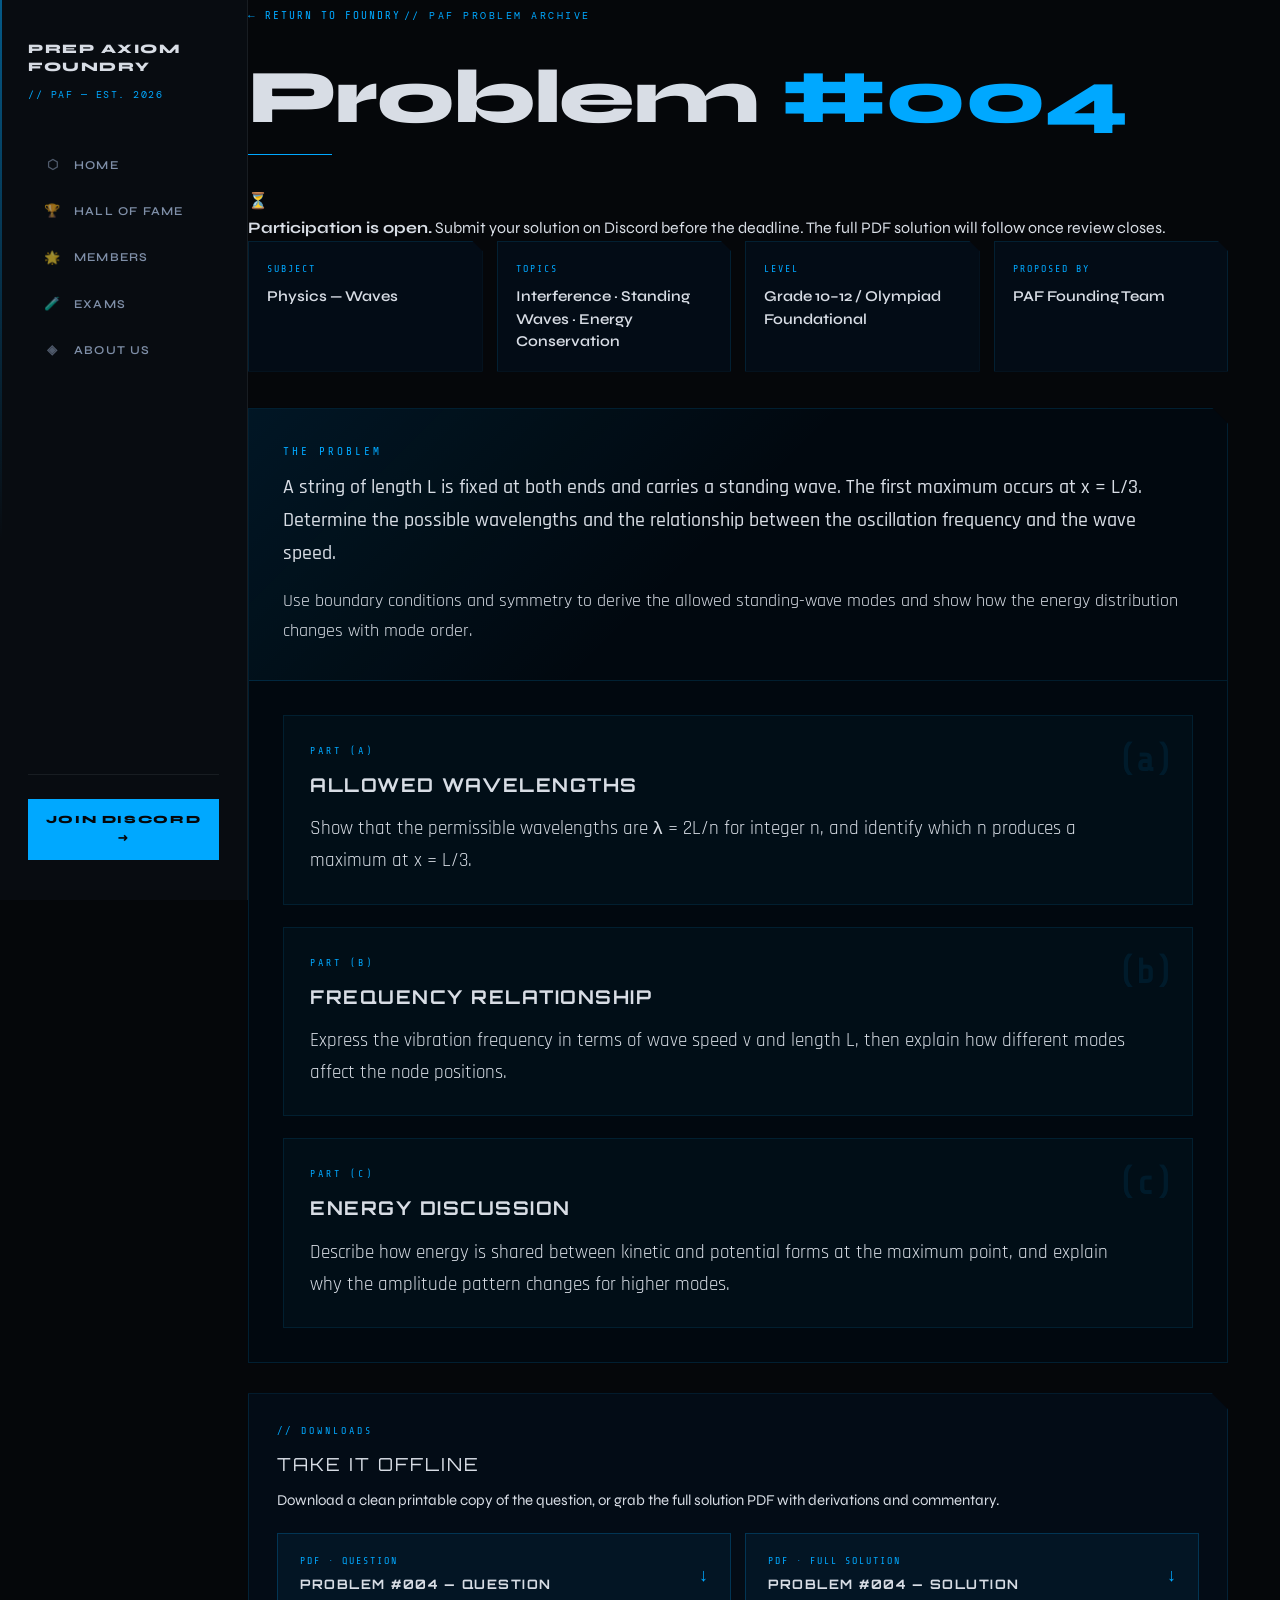
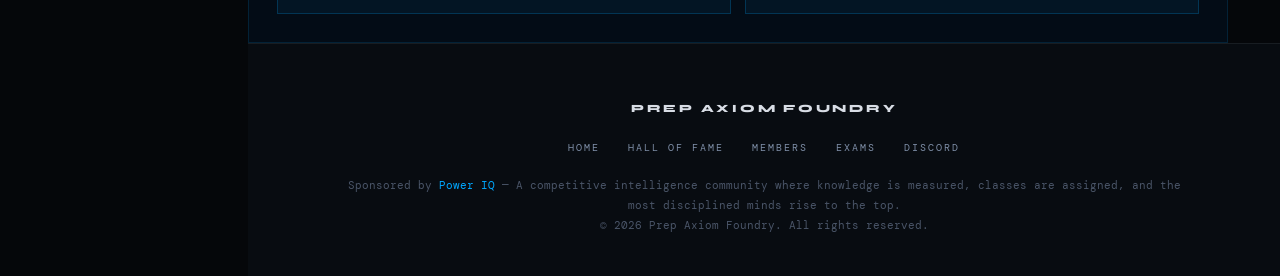
<file: problem-004.html>
<!DOCTYPE html>
<html lang="en">
<head>
  <meta charset="UTF-8"/>
  <meta name="viewport" content="width=device-width, initial-scale=1.0"/>
  <title>Problem #004 — Prep Axiom Foundry</title>
  <meta name="description" content="PAF Problem #004 — Physics. Explore wave interference, energy transfer, and standing wave patterns in a bounded medium."/>
  <link href="https://fonts.googleapis.com/css2?family=Orbitron:wght@400;600;700;900&family=Rajdhani:wght@300;400;500;600&family=Share+Tech+Mono&display=swap" rel="stylesheet"/>
  <link rel="stylesheet" href="styles.css"/>
  <style>
    .problem-wrap { max-width: 980px; position: relative; }
    .back-link { display: inline-flex; align-items: center; gap: 10px; color: var(--blue); font-family: 'Share Tech Mono', monospace; font-size: 11px; letter-spacing: 2px; text-transform: uppercase; text-decoration: none; margin-bottom: 34px; transition: color 0.2s; }
    .back-link:hover { color: var(--white); }
    .meta-grid { display: grid; grid-template-columns: repeat(4, 1fr); gap: 14px; margin-bottom: 36px; }
    .meta-card { background: rgba(3,13,26,0.78); border: 1px solid rgba(0,170,255,0.12); padding: 18px; clip-path: polygon(0 0, calc(100% - 10px) 0, 100% 10px, 100% 100%, 0 100%); }
    .meta-label { font-family: 'Share Tech Mono', monospace; font-size: 10px; letter-spacing: 2px; color: var(--blue); text-transform: uppercase; margin-bottom: 8px; }
    .meta-value { font-size: 15px; color: var(--white); line-height: 1.5; font-weight: 600; }
    .problem-article { background: rgba(2,8,16,0.92); border: 1px solid rgba(0,170,255,0.14); box-shadow: 0 30px 80px rgba(0,0,0,0.42); clip-path: polygon(0 0, calc(100% - 16px) 0, 100% 16px, 100% 100%, 0 100%); overflow: hidden; margin-bottom: 30px; }
    .problem-statement { border-bottom: 1px solid rgba(0,170,255,0.12); padding: 34px; background: linear-gradient(135deg, rgba(0,170,255,0.09), transparent 48%); }
    .problem-statement-label { font-family: 'Share Tech Mono', monospace; font-size: 11px; letter-spacing: 3px; color: var(--blue); text-transform: uppercase; margin-bottom: 10px; }
    .problem-text { font-size: 20px; line-height: 1.65; color: var(--white); font-family: 'Rajdhani', sans-serif; font-weight: 500; }
    .problem-text-sub { font-size: 18px; line-height: 1.65; color: var(--grey); margin-top: 16px; font-family: 'Rajdhani', sans-serif; }
    .parts-wrap { padding: 34px; display: flex; flex-direction: column; gap: 22px; }
    .part-card { border: 1px solid rgba(0,170,255,0.11); background: rgba(0,170,255,0.035); padding: 26px; position: relative; overflow: hidden; transition: border-color 0.3s; }
    .part-card:hover { border-color: rgba(0,170,255,0.28); }
    .part-ghost { position: absolute; top: 16px; right: 20px; font-family: 'Share Tech Mono', monospace; font-size: 34px; color: rgba(0,170,255,0.09); font-weight: bold; pointer-events: none; }
    .part-label { font-family: 'Share Tech Mono', monospace; font-size: 10px; letter-spacing: 3px; color: var(--blue); text-transform: uppercase; margin-bottom: 10px; }
    .part-title { font-family: 'Orbitron', sans-serif; font-size: 19px; letter-spacing: 1.5px; text-transform: uppercase; color: var(--white); margin-bottom: 12px; }
    .part-body { font-size: 19px; line-height: 1.7; color: var(--grey); max-width: 820px; font-family: 'Rajdhani', sans-serif; }
    .part-formula { margin: 20px 0; padding: 20px; border-left: 2px solid var(--blue); background: rgba(0,170,255,0.07); font-size: 26px; color: var(--white); letter-spacing: 1px; overflow-x: auto; }
    .downloads-box { border: 1px solid rgba(0,170,255,0.14); background: rgba(3,13,26,0.78); padding: 28px; clip-path: polygon(0 0, calc(100% - 16px) 0, 100% 16px, 100% 100%, 0 100%); }
    .downloads-label { font-family: 'Share Tech Mono', monospace; font-size: 10px; letter-spacing: 3px; color: var(--blue); text-transform: uppercase; margin-bottom: 10px; }
    .downloads-title { font-family: 'Orbitron', sans-serif; font-size: 18px; letter-spacing: 2px; text-transform: uppercase; color: var(--white); margin-bottom: 8px; }
    .downloads-desc { color: var(--grey); line-height: 1.7; margin-bottom: 20px; font-size: 15px; }
    .downloads-grid { display: grid; grid-template-columns: 1fr 1fr; gap: 14px; }
    .dl-btn { display: flex; align-items: center; justify-content: space-between; gap: 16px; padding: 18px 22px; text-decoration: none; transition: all 0.2s; }
    .dl-btn-question { background: rgba(0,170,255,0.06); border: 1px solid rgba(0,170,255,0.22); color: var(--white); }
    .dl-btn-question:hover { background: rgba(0,170,255,0.14); border-color: rgba(0,170,255,0.5); transform: translateY(-2px); }
    .dl-sub { font-family: 'Share Tech Mono', monospace; font-size: 10px; letter-spacing: 2px; text-transform: uppercase; margin-bottom: 4px; color: var(--blue); }
    .dl-name { font-family: 'Orbitron', sans-serif; font-size: 13px; letter-spacing: 1.5px; text-transform: uppercase; color: var(--white); font-weight: 700; }
    .dl-arrow { font-family: 'Orbitron', sans-serif; font-size: 18px; color: var(--blue); }
    @media (max-width: 900px) { .meta-grid { grid-template-columns: 1fr 1fr; } .problem-statement { padding: 22px; } .parts-wrap { padding: 22px; } .problem-text { font-size: 17px; } .part-title { font-size: 16px; } .part-body { font-size: 16px; } .downloads-grid { grid-template-columns: 1fr; } }
    @media (max-width: 600px) { .meta-grid { grid-template-columns: 1fr; } }
  </style>
</head>
<body>
<div id="particles"></div>
<aside id="sidebar">
  <div class="logo-wrap">
    <div class="logo-text">PREP AXIOM<br>FOUNDRY</div>
    <div class="logo-sub">// PAF — EST. 2026</div>
  </div>
  <nav>
    <a href="index.html"><span class="nav-icon">⬡</span>Home</a>
    <a href="hall-of-fame.html"><span class="nav-icon">🏆</span>Hall of Fame</a>
    <a href="members.html"><span class="nav-icon">🌟</span>Members</a>
    <a href="exams.html"><span class="nav-icon">🧪</span>Exams</a>
    <a href="index.html#about"><span class="nav-icon">◈</span>About us</a>
  </nav>
  <div class="sidebar-footer">
    <a href="https://discord.gg/U4dCDkdUHw" class="discord-btn" target="_blank">Join Discord →</a>
  </div>
</aside>
<button id="hamburger" aria-label="Menu"><span></span><span></span><span></span></button>
<main id="main">
  <div class="page-wrap">
    <div class="problem-wrap reveal">
      <a href="hall-of-fame.html" class="back-link">← Return To Foundry</a>
      <div class="section-label">// PAF Problem Archive</div>
      <h1 class="section-title" style="font-size:clamp(34px,6vw,76px); margin-bottom:18px;">Problem <span class="accent">#004</span></h1>
      <div class="section-divider" style="width:84px; margin-bottom:32px;"></div>
      <div class="participation-banner reveal">
        <div class="participation-banner-icon">⏳</div>
        <div class="participation-banner-text"><strong>Participation is open.</strong> Submit your solution on Discord before the deadline. The full PDF solution will follow once review closes.</div>
      </div>
      <div class="meta-grid reveal">
        <div class="meta-card"><div class="meta-label">Subject</div><div class="meta-value">Physics — Waves</div></div>
        <div class="meta-card"><div class="meta-label">Topics</div><div class="meta-value">Interference · Standing Waves · Energy Conservation</div></div>
        <div class="meta-card"><div class="meta-label">Level</div><div class="meta-value">Grade 10–12 / Olympiad Foundational</div></div>
        <div class="meta-card"><div class="meta-label">Proposed By</div><div class="meta-value">PAF Founding Team</div></div>
      </div>
      <article class="problem-article reveal">
        <div class="problem-statement">
          <div class="problem-statement-label">The Problem</div>
          <p class="problem-text">A string of length L is fixed at both ends and carries a standing wave. The first maximum occurs at x = L/3. Determine the possible wavelengths and the relationship between the oscillation frequency and the wave speed.</p>
          <p class="problem-text-sub">Use boundary conditions and symmetry to derive the allowed standing-wave modes and show how the energy distribution changes with mode order.</p>
        </div>
        <div class="parts-wrap">
          <div class="part-card"><div class="part-ghost">(a)</div><div class="part-label">Part (a)</div><h2 class="part-title">Allowed Wavelengths</h2><p class="part-body">Show that the permissible wavelengths are λ = 2L/n for integer n, and identify which n produces a maximum at x = L/3.</p></div>
          <div class="part-card"><div class="part-ghost">(b)</div><div class="part-label">Part (b)</div><h2 class="part-title">Frequency Relationship</h2><p class="part-body">Express the vibration frequency in terms of wave speed v and length L, then explain how different modes affect the node positions.</p></div>
          <div class="part-card"><div class="part-ghost">(c)</div><div class="part-label">Part (c)</div><h2 class="part-title">Energy Discussion</h2><p class="part-body">Describe how energy is shared between kinetic and potential forms at the maximum point, and explain why the amplitude pattern changes for higher modes.</p></div>
        </div>
      </article>
      <div class="downloads-box reveal">
        <div class="downloads-label">// Downloads</div>
        <div class="downloads-title">Take It Offline</div>
        <p class="downloads-desc">Download a clean printable copy of the question, or grab the full solution PDF with derivations and commentary.</p>
        <div class="downloads-grid">
          <a href="downloads/paf-problem-004-question.pdf" download class="dl-btn dl-btn-question"><div><div class="dl-sub">PDF · Question</div><div class="dl-name">Problem #004 — Question</div></div><span class="dl-arrow">↓</span></a>
          <a href="downloads/paf-problem-004-solution.pdf" download class="dl-btn dl-btn-question"><div><div class="dl-sub">PDF · Full Solution</div><div class="dl-name">Problem #004 — Solution</div></div><span class="dl-arrow">↓</span></a>
        </div>
      </div>
    </div>
  </div>
</main>
<footer id="footer">
  <div class="footer-inner">
    <div class="footer-logo">Prep Axiom Foundry</div>
    <div class="footer-links">
      <a href="index.html">Home</a>
      <a href="hall-of-fame.html">Hall of Fame</a>
      <a href="members.html">Members</a>
      <a href="exams.html">Exams</a>
      <a href="https://discord.gg/U4dCDkdUHw" target="_blank">Discord</a>
    </div>
    <div class="footer-copy">
      Sponsored by <a href="https://poweriq.agency/" target="_blank" style="color:var(--blue); text-decoration:none;">Power IQ</a> — A competitive intelligence community where knowledge is measured, classes are assigned, and the most disciplined minds rise to the top.
      <br>
      © 2026 Prep Axiom Foundry. All rights reserved.
    </div>
  </div>
</footer>
<script src="script.js"></script>
</body>
</html>
</file>
<file: styles.css>
/* ═══════════════════════════════════════════════════════
   PREP AXIOM FOUNDRY — REDESIGNED STYLESHEET
   Dark editorial · Hard edges · Typographic precision
   ═══════════════════════════════════════════════════════ */

@import url('https://fonts.googleapis.com/css2?family=Syne:wght@400;500;600;700;800&family=DM+Mono:wght@300;400;500&family=Instrument+Serif:ital@0;1&display=swap');

/* ── TOKENS ─────────────────────────────────────────── */
:root {
  --black:        #05070A;
  --surface:      #080C11;
  --surface-alt:  #0B1018;
  --surface-raise:#0E1520;

  --blue:         #00A8FF;
  --blue-sky:     #4ECFFF;
  --blue-dim:     rgba(0,168,255,0.15);
  --blue-line:    rgba(0,168,255,0.2);

  --text-head:    #D8DDE5;
  --text-body:    #7F8FA8;
  --text-dim:     #4A5568;

  --border:       rgba(0,168,255,0.14);
  --border-hard:  rgba(216,221,229,0.08);

  --sidebar-w:    248px;

  --font-display: 'Syne', sans-serif;
  --font-mono:    'DM Mono', monospace;
  --font-serif:   'Instrument Serif', serif;
}

/* ── RESET ───────────────────────────────────────────── */
*, *::before, *::after {
  box-sizing: border-box;
  margin: 0;
  padding: 0;
}

html { scroll-behavior: smooth; }

body {
  min-height: 100vh;
  background: var(--black);
  color: var(--text-head);
  font-family: var(--font-display);
  font-size: 16px;
  line-height: 1.7;
  overflow-x: hidden;
}

a { color: inherit; text-decoration: none; }
button { font: inherit; cursor: pointer; }

/* ── INTRO SCREEN ────────────────────────────────────── */
#intro-screen {
  position: fixed;
  inset: 0;
  z-index: 9999;
  display: flex;
  align-items: center;
  justify-content: center;
  background: var(--black);
  transition: opacity 0.6s ease;
}
#intro-screen.intro-hide {
  opacity: 0;
  pointer-events: none;
}
#intro-logo {
  display: flex;
  flex-direction: column;
  align-items: center;
  gap: 20px;
}
#intro-img {
  width: 72px;
  height: 72px;
  object-fit: contain;
  filter: brightness(0) invert(1) sepia(1) saturate(5) hue-rotate(180deg);
  opacity: 0.9;
}
#intro-title {
  font-family: var(--font-display);
  font-size: clamp(18px, 3vw, 28px);
  font-weight: 800;
  letter-spacing: 0.18em;
  color: var(--text-head);
  text-transform: uppercase;
}
#intro-sub {
  font-family: var(--font-mono);
  font-size: 11px;
  color: var(--blue);
  letter-spacing: 0.2em;
  text-transform: uppercase;
}

/* Intro skip button (injected by JS) */
#intro-screen button {
  margin-top: 32px;
  padding: 10px 28px;
  background: transparent;
  color: var(--text-dim);
  border: 1px solid var(--border-hard);
  font-family: var(--font-mono);
  font-size: 11px;
  letter-spacing: 0.15em;
  text-transform: uppercase;
  transition: color 0.2s, border-color 0.2s;
}
#intro-screen button:hover {
  color: var(--text-body);
  border-color: var(--border);
}

#particles { display: none; }

/* ── SIDEBAR ─────────────────────────────────────────── */
#sidebar {
  position: fixed;
  top: 0; left: 0;
  width: var(--sidebar-w);
  height: 100vh;
  padding: 40px 28px;
  display: flex;
  flex-direction: column;
  background: var(--surface);
  border-right: 1px solid var(--border-hard);
  z-index: 100;
}

/* Vertical rule accent */
#sidebar::before {
  content: '';
  position: absolute;
  top: 0; left: 0;
  width: 2px;
  height: 100%;
  background: linear-gradient(to bottom, var(--blue) 0%, transparent 60%);
  opacity: 0.5;
}

#sidebar .logo-wrap { margin-bottom: 40px; }

#sidebar .logo-text {
  font-family: var(--font-display);
  font-size: 13px;
  font-weight: 800;
  letter-spacing: 0.12em;
  color: var(--text-head);
  text-transform: uppercase;
  line-height: 1.4;
}

#sidebar .logo-sub {
  font-family: var(--font-mono);
  font-size: 10px;
  color: var(--blue);
  letter-spacing: 0.15em;
  margin-top: 10px;
}

#sidebar nav {
  display: flex;
  flex-direction: column;
  gap: 2px;
}

#sidebar nav a {
  display: flex;
  align-items: center;
  gap: 12px;
  padding: 11px 14px;
  color: var(--text-body);
  font-family: var(--font-display);
  font-weight: 600;
  font-size: 12px;
  letter-spacing: 0.1em;
  text-transform: uppercase;
  border-left: 2px solid transparent;
  transition: color 0.15s, background 0.15s, border-color 0.15s;
}
#sidebar nav a:hover,
#sidebar nav a.active {
  color: var(--text-head);
  background: rgba(0,168,255,0.05);
  border-left-color: var(--blue);
}
#sidebar .nav-icon {
  width: 18px;
  text-align: center;
  font-size: 13px;
  opacity: 0.6;
}

#sidebar .sidebar-footer {
  margin-top: auto;
  padding-top: 24px;
  border-top: 1px solid var(--border-hard);
}

#sidebar .discord-btn {
  display: block;
  padding: 12px 16px;
  text-align: center;
  background: var(--blue);
  color: var(--black);
  text-transform: uppercase;
  font-family: var(--font-display);
  font-size: 11px;
  font-weight: 800;
  letter-spacing: 0.15em;
  border: none;
  transition: background 0.2s;
}
#sidebar .discord-btn:hover {
  background: var(--blue-sky);
}

/* ── HAMBURGER ───────────────────────────────────────── */
#hamburger {
  display: none;
  position: fixed;
  top: 18px; left: 18px;
  z-index: 9998;
  width: 44px;
  height: 44px;
  border: 1px solid var(--border-hard);
  background: var(--surface);
  flex-direction: column;
  justify-content: center;
  align-items: center;
  gap: 6px;
}
#hamburger span {
  width: 22px;
  height: 1.5px;
  background: var(--text-head);
}

/* ── LAYOUT (BOX BOUNDS ENFORCED) ────────────────────── */
#main {
  margin-left: var(--sidebar-w);
  position: relative;
  z-index: 1;
  min-width: 0;
  width: calc(100% - var(--sidebar-w));
  box-sizing: border-box;
}

section {
  padding: 112px 88px;
  width: 100%;
  box-sizing: border-box;
}

/* ── SIDEBAR DESKTOP HIDING SYSTEM ── */
#sidebar, #main, #footer {
  transition: transform 0.3s cubic-bezier(0.25, 1, 0.5, 1), 
              margin-left 0.3s cubic-bezier(0.25, 1, 0.5, 1), 
              width 0.3s cubic-bezier(0.25, 1, 0.5, 1) !important;
}

#sidebar.collapsed {
  transform: translateX(-100%);
}

#main.sidebar-hidden,
#footer.sidebar-hidden {
  margin-left: 0 !important;
  width: 100% !important;
}

.sidebar-hide-trigger {
  width: 100%;
  padding: 10px;
  background: transparent;
  border: 1px solid var(--border-hard);
  color: var(--text-dim);
  font-family: var(--font-mono);
  font-size: 10px;
  letter-spacing: 0.15em;
  text-transform: uppercase;
  margin-bottom: 16px;
  border-radius: 0;
  transition: color 0.2s, border-color 0.2s, background 0.2s;
}
.sidebar-hide-trigger:hover {
  color: var(--text-head);
  border-color: var(--border);
  background: rgba(0, 168, 255, 0.04);
}

#sidebar-uncollapse-control {
  position: fixed;
  left: 24px;
  bottom: 24px;
  z-index: 9997;
  background: var(--surface-raise);
  border: 1px solid var(--border);
  color: var(--blue);
  width: 44px;
  height: 44px;
  display: none;
  align-items: center;
  justify-content: center;
  font-size: 14px;
  cursor: pointer;
  box-shadow: 0 4px 20px rgba(0,0,0,0.5);
  transition: background 0.2s, color 0.2s;
}
#sidebar-uncollapse-control:hover {
  background: var(--blue);
  color: var(--black);
}

/* ── HERO ────────────────────────────────────────────── */
#hero {
  display: grid;
  grid-template-columns: 1.25fr 0.9fr;
  gap: 64px;
  min-height: 100vh;
  align-items: center;
  padding-top: 128px;
  padding-bottom: 96px;
  position: relative;
  border-bottom: 1px solid var(--border-hard);
  width: 100%;
  box-sizing: border-box;
}

/* Crosshair grid background */
#hero::before {
  content: '';
  position: absolute;
  inset: 0;
  background-image:
    linear-gradient(rgba(0,168,255,0.03) 1px, transparent 1px),
    linear-gradient(90deg, rgba(0,168,255,0.03) 1px, transparent 1px);
  background-size: 48px 48px;
  pointer-events: none;
  z-index: 0;
}

/* Corner bracket top-left */
#hero::after {
  content: '';
  position: absolute;
  top: 40px; left: 40px;
  width: 40px; height: 40px;
  border-top: 1px solid var(--blue);
  border-left: 1px solid var(--blue);
  pointer-events: none;
}

.hero-copy,
.hero-details { position: relative; z-index: 1; }

.hero-copy { max-width: 640px; }

.hero-eyebrow {
  display: block;
  font-family: var(--font-mono);
  font-size: 10px;
  letter-spacing: 0.3em;
  color: var(--blue);
  text-transform: uppercase;
  margin-bottom: 28px;
}

.hero-title {
  font-family: var(--font-display);
  font-size: clamp(44px, 6.5vw, 82px);
  font-weight: 800;
  line-height: 0.95;
  letter-spacing: -0.02em;
  color: var(--text-head);
  margin-bottom: 32px;
}
.hero-title span {
  color: var(--blue);
}

.hero-text {
  max-width: 520px;
  color: var(--text-body);
  font-size: 16px;
  line-height: 1.9;
  margin-bottom: 40px;
  font-weight: 400;
}

.hero-actions {
  display: flex;
  gap: 14px;
  flex-wrap: wrap;
}

/* Stat cards */
.hero-details { display: grid; gap: 1px; }

.hero-card {
  background: var(--surface-alt);
  border: 1px solid var(--border-hard);
  padding: 28px 26px;
  display: flex;
  flex-direction: column;
  gap: 10px;
  position: relative;
  transition: background 0.2s, border-color 0.2s;
}
.hero-card::before {
  content: '';
  position: absolute;
  top: 0; left: 0;
  width: 2px;
  height: 100%;
  background: var(--blue);
  opacity: 0;
  transition: opacity 0.2s;
}
.hero-card:hover { border-color: var(--border); }
.hero-card:hover::before { opacity: 1; }

.hero-card-label {
  font-family: var(--font-mono);
  font-size: 10px;
  text-transform: uppercase;
  letter-spacing: 0.2em;
  color: var(--blue);
}
.hero-card-value {
  font-family: var(--font-display);
  font-size: 40px;
  font-weight: 800;
  color: var(--text-head);
  line-height: 1;
  letter-spacing: -0.02em;
}
.hero-card-copy {
  color: var(--text-body);
  font-size: 13px;
  line-height: 1.7;
}

/* ── SECTION HEADERS ─────────────────────────────────── */
.section-head {
  display: flex;
  flex-direction: column;
  gap: 14px;
  margin-bottom: 48px;
}

.section-label {
  display: inline-flex;
  align-items: center;
  gap: 10px;
  font-family: var(--font-mono);
  font-size: 10px;
  letter-spacing: 0.25em;
  color: var(--blue);
  text-transform: uppercase;
}

.section-title {
  font-family: var(--font-display);
  font-size: clamp(32px, 4vw, 58px);
  font-weight: 800;
  line-height: 1.0;
  letter-spacing: -0.02em;
  color: var(--text-head);
}

.section-divider {
  width: 48px;
  height: 1px;
  background: var(--blue);
  margin-top: 4px;
}

.section-surface {
  background: var(--surface-alt);
  border-top: 1px solid var(--border-hard);
  border-bottom: 1px solid var(--border-hard);
}

.accent { color: var(--blue); }

/* ── ABOUT ───────────────────────────────────────────── */
.about-grid {
  display: grid;
  grid-template-columns: 1.4fr 1fr;
  gap: 56px;
  align-items: start;
}

.about-copy p {
  color: var(--text-body);
  font-size: 15px;
  line-height: 1.95;
  margin-bottom: 22px;
}
.about-copy p strong { color: var(--text-head); font-weight: 700; }

.about-quote {
  border-left: 2px solid var(--blue);
  padding: 22px 24px;
  background: rgba(0,168,255,0.04);
  color: var(--text-head);
  font-family: var(--font-serif);
  font-style: italic;
  font-size: 17px;
  line-height: 1.75;
  margin-top: 4px;
}
.about-quote cite {
  display: block;
  margin-top: 16px;
  font-family: var(--font-mono);
  font-size: 10px;
  letter-spacing: 0.2em;
  color: var(--blue);
  font-style: normal;
}

.about-stats { display: grid; gap: 2px; }

.about-stat {
  background: var(--surface-raise);
  border: 1px solid var(--border-hard);
  padding: 26px 24px;
  display: flex;
  align-items: baseline;
  gap: 16px;
}
.about-stat-number {
  font-family: var(--font-display);
  font-size: 44px;
  font-weight: 800;
  color: var(--text-head);
  line-height: 1;
  letter-spacing: -0.03em;
}
.about-stat-label {
  font-family: var(--font-mono);
  font-size: 10px;
  letter-spacing: 0.18em;
  color: var(--text-body);
  text-transform: uppercase;
}

/* ── FEATURES ────────────────────────────────────────── */
.features-grid {
  display: grid;
  grid-template-columns: repeat(2, 1fr);
  gap: 1px;
  border: 1px solid var(--border-hard);
  background: var(--border-hard);
}

.feature-card {
  background: var(--surface-alt);
  padding: 40px 36px;
  display: flex;
  flex-direction: column;
  gap: 16px;
  position: relative;
  transition: background 0.2s;
}
.feature-card:hover { background: var(--surface-raise); }

/* Number label replacing emoji */
.feature-icon {
  font-family: var(--font-mono);
  font-size: 11px;
  letter-spacing: 0.2em;
  color: var(--blue);
  text-transform: uppercase;
  margin-bottom: 4px;
}

.feature-card h3 {
  font-family: var(--font-display);
  font-size: 20px;
  font-weight: 700;
  color: var(--text-head);
  letter-spacing: -0.01em;
  margin: 0;
}
.feature-card p {
  color: var(--text-body);
  font-size: 14px;
  line-height: 1.85;
  margin: 0;
}

/* Top-border accent on hover */
.feature-card::before {
  content: '';
  position: absolute;
  top: 0; left: 0; right: 0;
  height: 2px;
  background: var(--blue);
  transform: scaleX(0);
  transform-origin: left;
  transition: transform 0.3s ease;
}
.feature-card:hover::before { transform: scaleX(1); }

/* ── HALL OF FAME / PROBLEMS ─────────────────────────── */
.hof-grid {
  display: grid;
  grid-template-columns: repeat(2, 1fr);
  gap: 20px;
}

.hof-card {
  background: var(--surface-alt);
  border: 1px solid var(--border-hard);
  padding: 32px 30px;
  display: flex;
  flex-direction: column;
  gap: 16px;
  position: relative;
  transition: border-color 0.2s, background 0.2s;
}
.hof-card:hover {
  border-color: var(--border);
  background: var(--surface-raise);
}

/* Corner bracket decoration */
.hof-card::after {
  content: '';
  position: absolute;
  bottom: 16px; right: 16px;
  width: 20px; height: 20px;
  border-bottom: 1px solid var(--border);
  border-right: 1px solid var(--border);
  transition: border-color 0.2s;
}
.hof-card:hover::after { border-color: var(--blue-line); }

.hof-top {
  display: flex;
  justify-content: space-between;
  align-items: center;
  gap: 12px;
  flex-wrap: wrap;
}

.hof-badge,
.hof-tag {
  font-family: var(--font-mono);
  font-size: 10px;
  text-transform: uppercase;
  letter-spacing: 0.18em;
}
.hof-badge { color: var(--blue); }
.hof-tag {
  color: var(--text-dim);
  background: var(--surface-raise);
  border: 1px solid var(--border-hard);
  padding: 3px 8px;
}

.hof-card h3 {
  font-family: var(--font-display);
  font-size: 21px;
  font-weight: 700;
  color: var(--text-head);
  margin: 0;
  letter-spacing: -0.01em;
}
.hof-card p {
  color: var(--text-body);
  font-size: 14px;
  line-height: 1.8;
  margin: 0;
}

.hof-footer {
  display: flex;
  justify-content: space-between;
  gap: 12px;
  font-family: var(--font-mono);
  font-size: 10px;
  text-transform: uppercase;
  letter-spacing: 0.15em;
  color: var(--text-dim);
  margin-top: auto;
  padding-top: 16px;
  border-top: 1px solid var(--border-hard);
}
.hof-footer span:first-child { color: var(--blue); }

/* ── TEAM ────────────────────────────────────────────── */
.team-grid {
  display: grid;
  grid-template-columns: repeat(3, 1fr);
  gap: 20px;
}

.team-card {
  background: var(--surface-alt);
  border: 1px solid var(--border-hard);
  padding: 36px 28px;
  text-align: center;
  display: flex;
  flex-direction: column;
  gap: 14px;
  position: relative;
  transition: border-color 0.2s;
}
.team-card:hover { border-color: var(--border); }

.team-avatar {
  width: 64px;
  height: 64px;
  display: grid;
  place-items: center;
  margin: 0 auto;
  font-family: var(--font-display);
  font-size: 22px;
  font-weight: 800;
  color: var(--text-head);
  background: var(--surface-raise);
  border: 1px solid var(--border-hard);
  /* Hexagon clip */
  clip-path: polygon(50% 0%, 93% 25%, 93% 75%, 50% 100%, 7% 75%, 7% 25%);
}

.team-card h3 {
  font-family: var(--font-display);
  font-size: 17px;
  font-weight: 700;
  color: var(--text-head);
  margin: 0;
  letter-spacing: 0.02em;
}
.team-card p {
  color: var(--text-body);
  font-size: 13px;
  line-height: 1.75;
  margin: 0;
}

/* ── JOIN CTA ─────────────────────────────────────────── */
#join { padding-bottom: 140px; }

.join-copy {
  max-width: 640px;
  color: var(--text-body);
  font-size: 16px;
  line-height: 1.9;
  margin-bottom: 36px;
}

.join-actions {
  display: flex;
  gap: 14px;
  flex-wrap: wrap;
}

/* ── BUTTONS ─────────────────────────────────────────── */
.btn-primary,
.btn-secondary,
#globalLoginBtn,
#globalLoginCancel,
#globalLogoutBtn,
.form-submit {
  display: inline-block;
  padding: 13px 30px;
  font-family: var(--font-display);
  font-weight: 700;
  font-size: 12px;
  letter-spacing: 0.15em;
  text-transform: uppercase;
  border: none;
  transition: background 0.2s, color 0.2s, box-shadow 0.2s;
  cursor: pointer;
  white-space: nowrap;
}

.btn-primary,
#globalLoginBtn,
.form-submit {
  background: var(--blue);
  color: var(--black);
  box-shadow: none;
}
.btn-primary:hover,
#globalLoginBtn:hover,
.form-submit:hover {
  background: var(--blue-sky);
}

.btn-secondary {
  background: transparent;
  color: var(--text-head);
  border: 1px solid var(--border-hard);
}
.btn-secondary:hover {
  border-color: var(--border);
  background: rgba(0,168,255,0.05);
  color: var(--text-head);
}

/* ── FORM INPUTS ─────────────────────────────────────── */
input, select, textarea {
  width: 100%;
  border: 1px solid var(--border-hard);
  background: var(--surface-alt);
  color: var(--text-head);
  padding: 11px 14px;
  font-family: var(--font-display);
  font-size: 14px;
  outline: none;
  border-radius: 0;
  transition: border-color 0.15s;
}
input:focus, select:focus, textarea:focus {
  border-color: var(--border);
  background: rgba(0,168,255,0.03);
}
::placeholder { color: var(--text-dim); }

/* ── SIDEBAR LOGIN WIDGET ────────────────────────────── */
#globalLoginBtn,
#globalLoginCancel,
#globalLogoutBtn {
  padding: 10px 14px;
  font-size: 11px;
  border-radius: 0;
  width: 100%;
  margin-bottom: 6px;
}
#globalLoginCancel {
  background: transparent;
  color: var(--text-body);
  border: 1px solid var(--border-hard);
}
#globalLoginCancel:hover { color: var(--text-head); border-color: var(--border); }
#globalLogoutBtn {
  background: transparent;
  color: #E05555;
  border: 1px solid rgba(224,85,85,0.25);
}
#globalLogoutBtn:hover { background: rgba(224,85,85,0.08); }
#globalLoginError { display: none; color: #E05555; font-size: 10px; text-align: center; margin-top: 4px; }
#globalLoginToggle {
  width: 100%; padding: 10px; background: var(--blue); color: var(--black);
  border: none; font-family: var(--font-display); font-size: 11px; font-weight: 700;
  letter-spacing: 0.12em; text-transform: uppercase; cursor: pointer; margin-bottom: 12px;
}
#globalLoginToggle:hover { background: var(--blue-sky); }
#globalLoginUsername, #globalLoginPassword {
  display: block; width: 100%; padding: 8px 10px; margin-bottom: 8px;
  background: var(--surface-raise); border: 1px solid var(--border-hard);
  color: var(--text-head); font-family: var(--font-display); font-size: 12px;
  box-sizing: border-box; border-radius: 0;
}
#globalUserDisplay { color: var(--text-head); font-weight: 700; }

/* ── FOOTER ──────────────────────────────────────────── */
#footer {
  margin-left: var(--sidebar-w);
  background: var(--surface);
  border-top: 1px solid var(--border-hard);
  padding: 56px 88px 40px;
  width: calc(100% - var(--sidebar-w));
  box-sizing: border-box;
}
.footer-inner {
  display: flex;
  flex-direction: column;
  align-items: center;
  gap: 20px;
  text-align: center;
}
.footer-logo {
  font-family: var(--font-display);
  font-size: 11px;
  font-weight: 800;
  letter-spacing: 0.25em;
  color: var(--text-head);
  text-transform: uppercase;
}
.footer-links {
  display: flex;
  gap: 28px;
  flex-wrap: wrap;
  justify-content: center;
}
.footer-links a {
  font-family: var(--font-mono);
  font-size: 10px;
  letter-spacing: 0.2em;
  text-transform: uppercase;
  color: var(--text-body);
  transition: color 0.15s;
}
.footer-links a:hover { color: var(--text-head); }
.footer-copy {
  font-family: var(--font-mono);
  font-size: 11px;
  color: var(--text-dim);
  line-height: 1.8;
}
.footer-copy a { color: var(--blue); }

/* ── SCROLL REVEALS ──────────────────────────────────── */
.reveal {
  opacity: 0;
  transform: translateY(24px);
  transition: opacity 0.65s ease, transform 0.65s ease;
}
.reveal.visible {
  opacity: 1;
  transform: translateY(0);
}

/* ── CARD HOVER STATES (grid-card class compat) ──────── */
.grid-card,
.hof-card,
.feature-card,
.team-card,
.member-card,
.hero-card {
  position: relative;
  overflow: hidden;
}

/* Glow class — keep JS compat, but subtle */
.grid-card.glow,
.hof-card.glow,
.feature-card.glow,
.team-card.glow,
.member-card.glow,
.hero-card.glow {
  border-color: var(--border) !important;
}

/* ── SCROLLBAR ───────────────────────────────────────── */
::-webkit-scrollbar { width: 4px; }
::-webkit-scrollbar-track { background: var(--black); }
::-webkit-scrollbar-thumb {
  background: rgba(0,168,255,0.25);
}

/* ── RESPONSIVE ──────────────────────────────────────── */
@media (max-width: 1080px) {
  #hero { grid-template-columns: 1fr; }
  #main { margin-left: 0; width: 100%; }
  #footer { margin-left: 0; width: 100%; padding: 40px 28px 32px; }
  section { padding: 80px 28px; }
  .about-grid,
  .features-grid,
  .hof-grid,
  .team-grid {
    grid-template-columns: 1fr;
  }
  .features-grid { gap: 1px; }
}

@media (max-width: 760px) {
  #sidebar {
    position: fixed;
    width: 100%;
    height: auto;
    transform: translateY(-100%);
    left: 0; top: 0;
    border-right: none;
    border-bottom: 1px solid var(--border-hard);
  }
  #sidebar.open { transform: translateY(0); }
  #hamburger { display: flex; }
  #main { margin-left: 0; width: 100%; padding-top: 72px; }
  section { padding: 64px 20px; }
  .hero-actions, .join-actions { flex-direction: column; }
  .btn-primary, .btn-secondary { width: 100%; text-align: center; }
}

@media (max-width: 520px) {
  .hero-title { font-size: clamp(36px, 11vw, 52px); }
  .section-title { font-size: 30px; }
  .footer-links { gap: 16px; }
}
</file>
